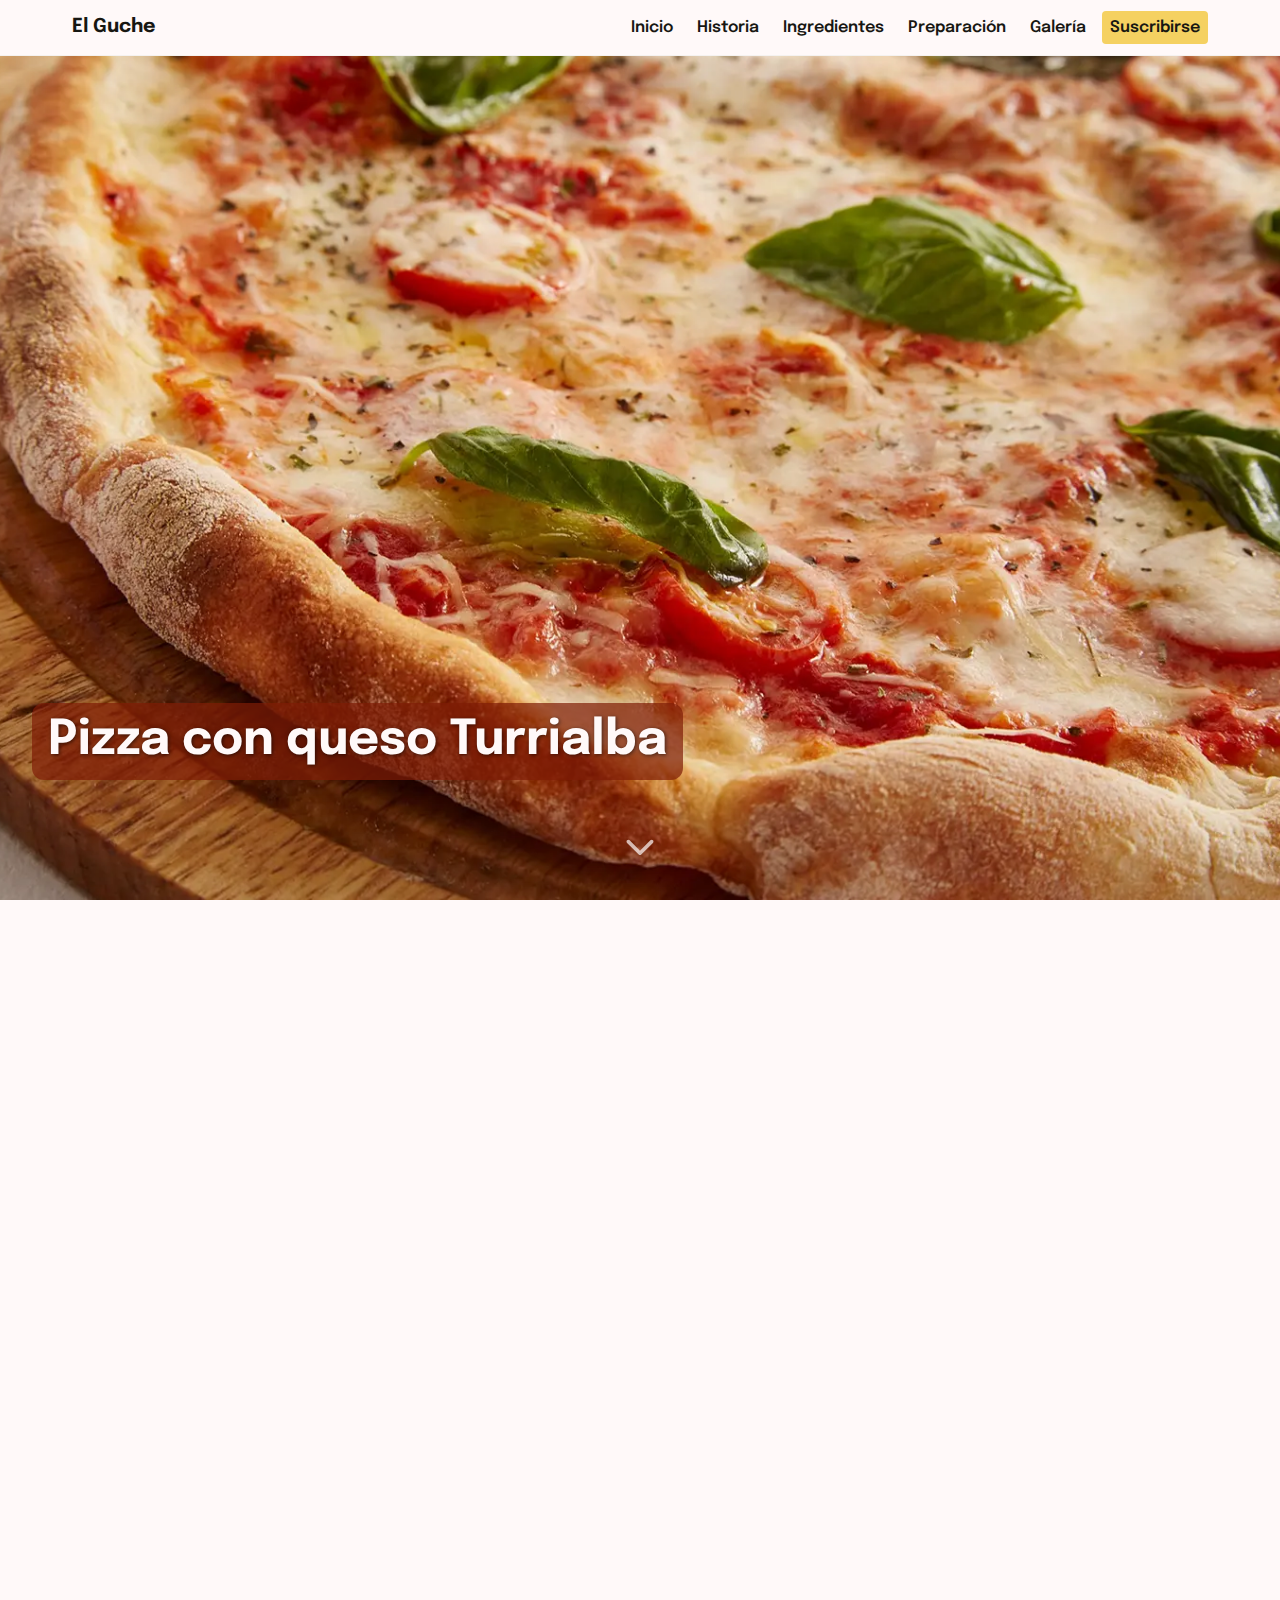
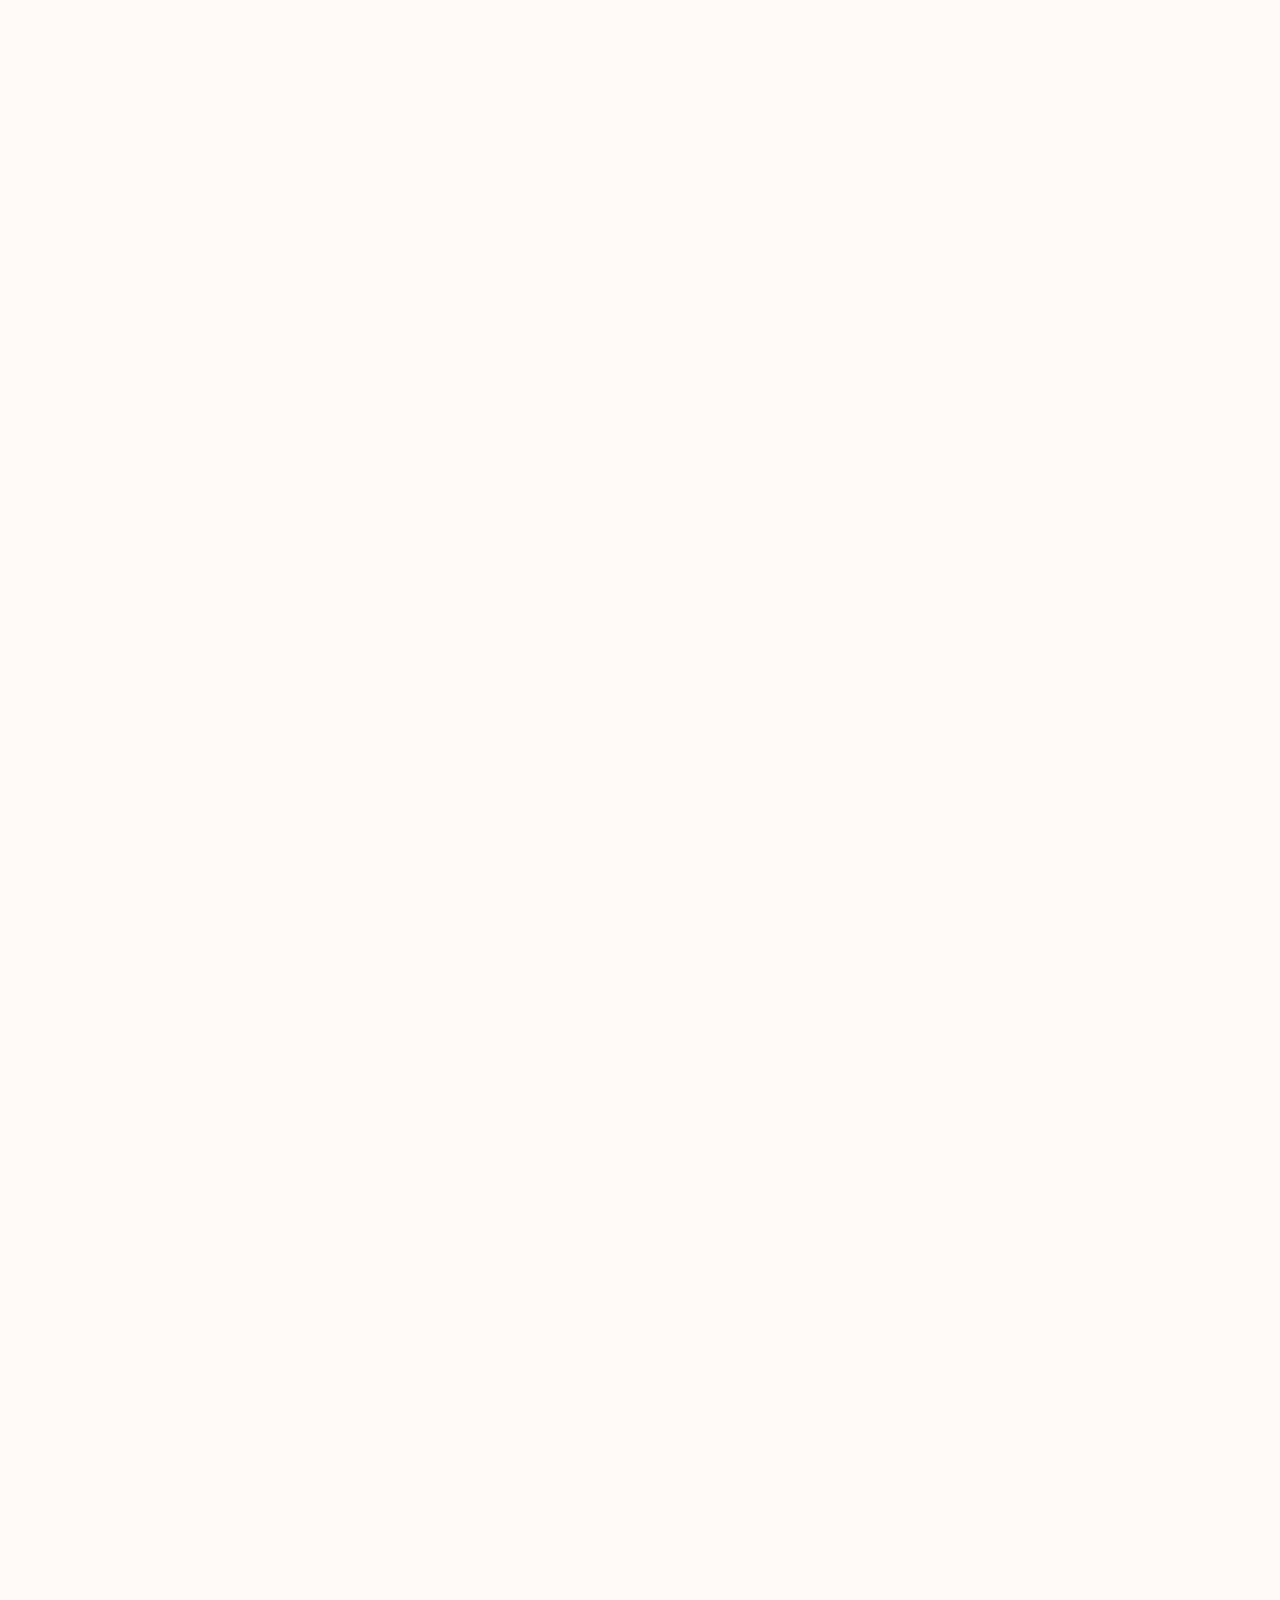
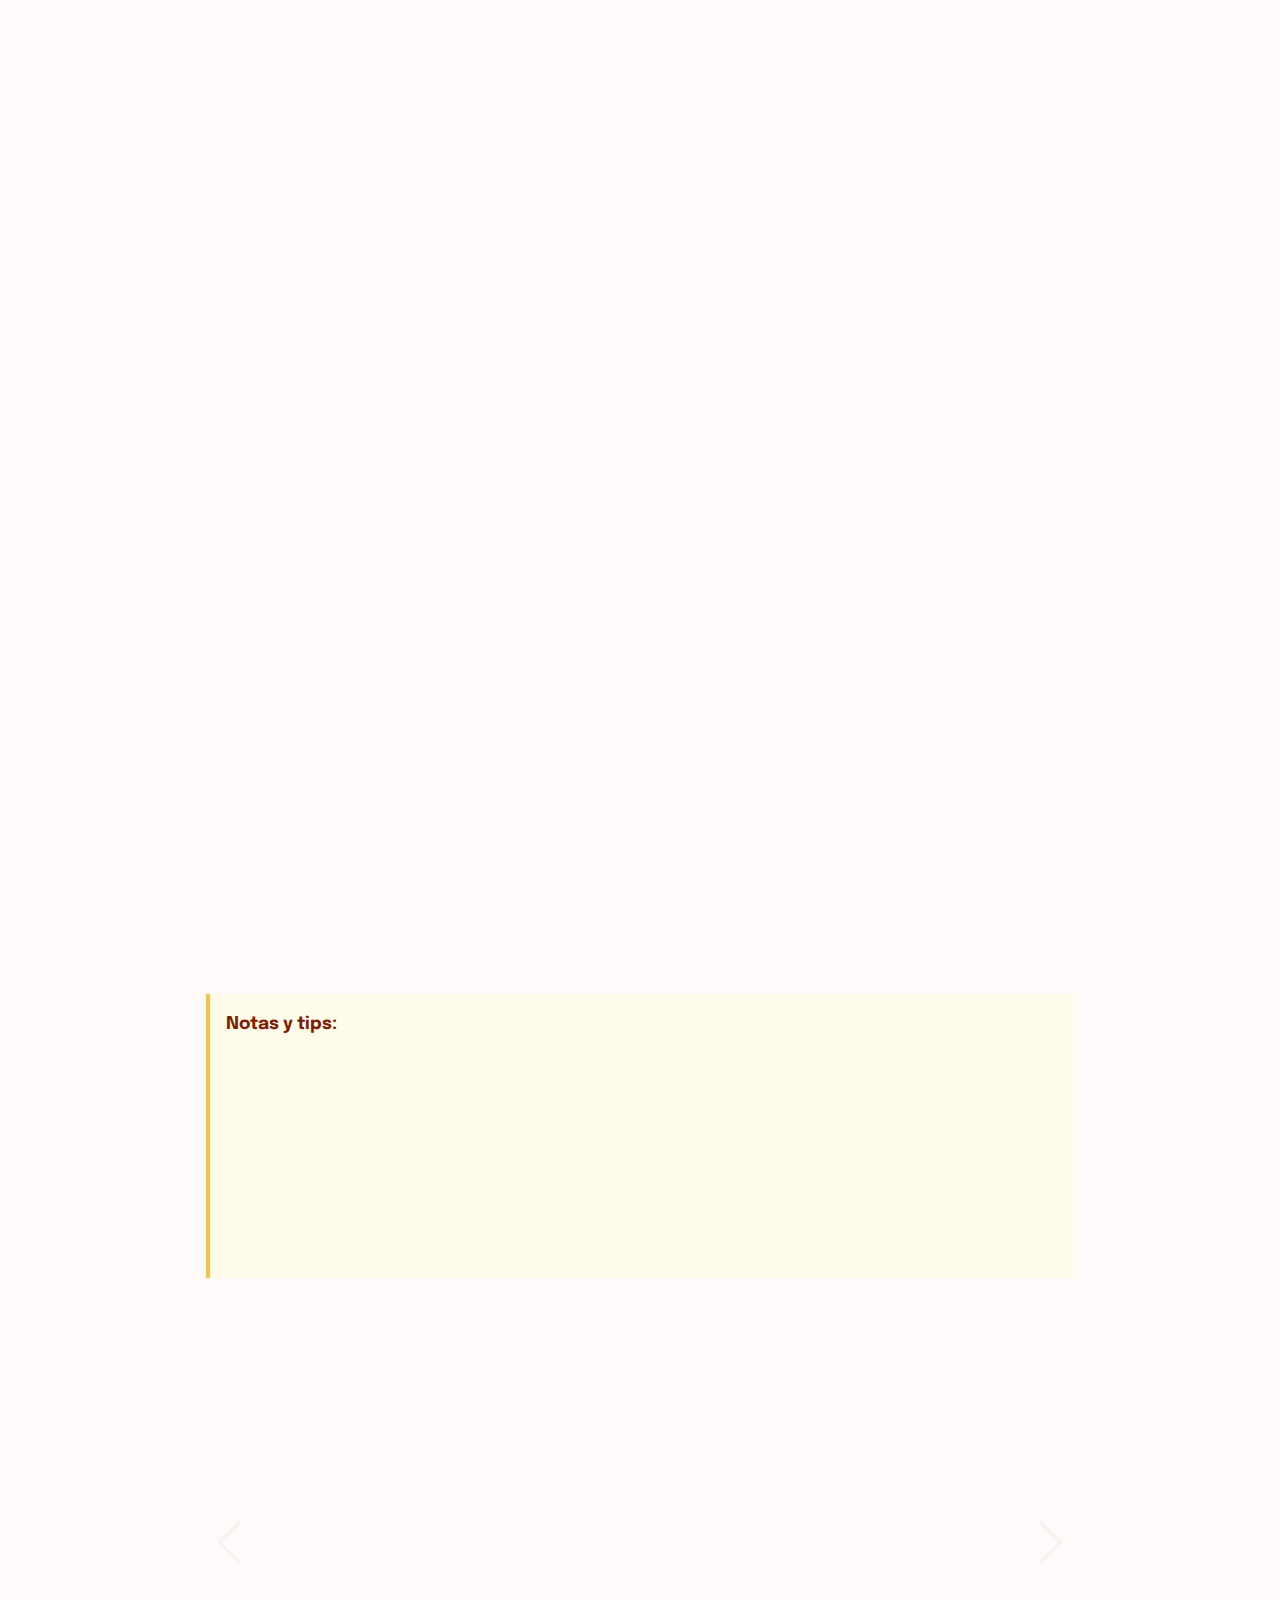
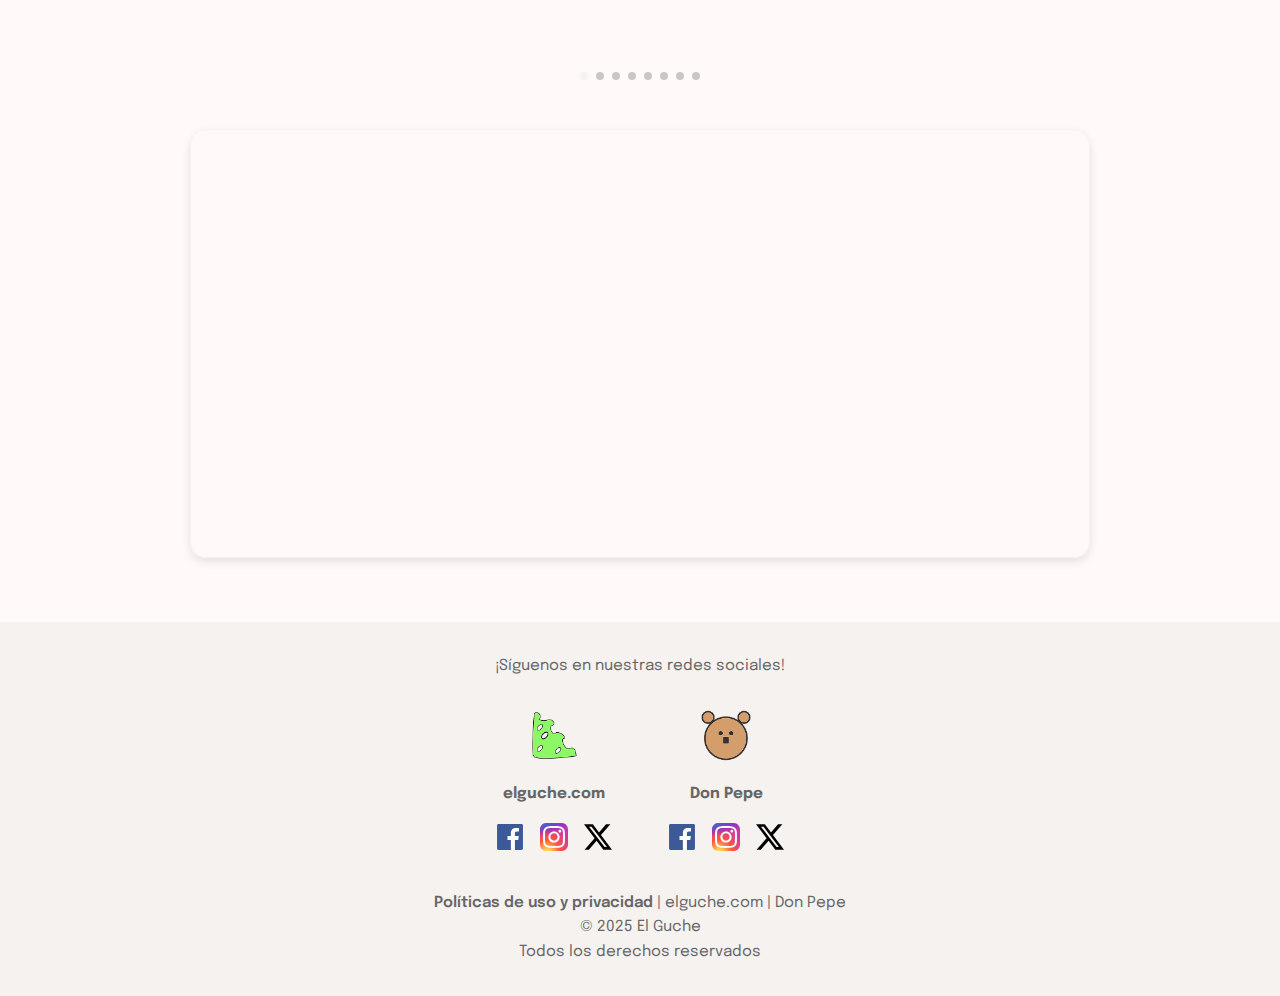
<file: index.html>
<!DOCTYPE html>
<html lang="es">

<head>
    <meta charset="UTF-8" />
    <meta name="viewport" content="width=device-width, initial-scale=1.0" />
    <title>Pizza con Queso Turrialba</title>
    <link rel="stylesheet" href="styles.css" />
    <script src="script.js"></script>
    <link rel="stylesheet" href="https://cdn.jsdelivr.net/npm/swiper@11/swiper-bundle.min.css" />
    <!-- Swiper JS -->
    <script src="https://cdn.jsdelivr.net/npm/swiper@11/swiper-bundle.min.js"></script>
    <link href="https://cdn.jsdelivr.net/npm/aos@2.3.4/dist/aos.css" rel="stylesheet" />
    <script src="https://cdn.jsdelivr.net/npm/aos@2.3.4/dist/aos.js"></script>
    <link rel="icon" href="./assets/icons/elguche.png" type="image/x-icon" />
</head>

<body>
    <header class="navbar">
        <div class="navbar-container">
            <div class="logo">El Guche</div>
            <button class="menu-toggle" aria-label="Abrir menú">&#9776;</button>
            <nav class="nav-links">
                <ul>
                    <li><a href="#intro" class="btn nav-link">Inicio</a></li>
                    <li><a href="#historia" class="btn nav-link">Historia</a></li>
                    <li><a href="#ingredientes" class="btn nav-link">Ingredientes</a></li>
                    <li><a href="#preparacion" class="btn">Preparación</a></li>
                    <li><a href="#galeria" class="btn">Galería</a></li>
                    <li><a href="#suscripcion" class="btn btn-suscribirse">Suscribirse</a></li>
                </ul>
            </nav>
        </div>

        <div class="mobile-menu oculto">
            <div class="logo">El Guche</div>
            <button class="menu-close" aria-label="Cerrar menú">&times;</button>
            <ul>
                <li><a href="#intro">Inicio</a></li>
                <li><a href="#historia">Historia</a></li>
                <li><a href="#ingredientes">Ingredientes</a></li>
                <li><a href="#preparacion">Preparación</a></li>
                <li><a href="#galeria">Galería</a></li>
                <li><a href="#suscripcion" class="btn-suscribirse">Suscribirse</a></li>
                <li><a href="#footer">Contacto</a></li>
            </ul>
        </div>
    </header>

    <section class="hero" id="intro">
        <div class="hero-image">
            <img src="./assets/img/img-intro-pizza-artesanal.webp"
                alt="Pizza con Queso Turrialba apetecible visualmente sobre una mesa de madera">
            <div class="hero-content">
                <h1 data-aos="fade-down">Pizza con queso Turrialba</h1>
                <p data-aos="fade-right">Receta de pizza artesanal con sabor Turrialbeño</p>
            </div>
            <div class="scroll-down">
                <img src="./assets/icons/scroll-down.svg"
                    alt="Flecha en forma de V indicando desplazarse hacia abajo o hacer scroll" />
            </div>
        </div>
    </section>

    <section class="section historia" id="historia">
        <h2>Historia</h2>
        <div class="historia-content">
            <div class="historia-texto">
                <p>La pizza es uno de los platos más populares del mundo, originaria de Italia y adoptada con amor en
                    cada
                    rincón del planeta. En esta versión costarricense, le damos un giro local utilizando el queso
                    Turrialba, un
                    producto tradicional de la región de Cartago, famoso por su sabor ahumado y su textura suave.</p>
                <p>El queso Turrialba fue elaborado por primera vez en la zona alta de Turrialba por familias lecheras
                    que
                    mezclaron técnicas europeas con el sabor propio de la leche de altura. Hoy, es símbolo de tradición
                    y
                    orgullo costarricense.</p>
            </div>
            <div class="historia-image">
                <img src="./assets/img/queso-turrialba-historia.webp" alt="Fotografía del queso Turrialba">
            </div>
        </div>
    </section>

    <section class="section ingredientes" id="ingredientes">
        <h2>Ingredientes</h2>

        <!-- MASA -->
        <div class="ingrediente-grupo">
            <h3>Masa para pizza:</h3>
            <div class="ingredientes-grid">
                <div class="ingrediente">
                    <img src="./assets/img/harina.webp" alt="Harina de trigo en un saco">
                    <p>3 tazas de harina de trigo</p>
                </div>
                <div class="ingrediente">
                    <img src="./assets/img/sal.jpg" alt="Salero con sal sobre una mesa de madera">
                    <p>1 cucharadita de sal</p>
                </div>
                <div class="ingrediente">
                    <img src="./assets/img/levadura.webp"
                        alt="Levadura seca en un recipiente junto a una cuchara con levadura">
                    <p>1 cucharada de levadura seca</p>
                </div>
                <div class="ingrediente">
                    <img src="./assets/img/aceite-de-oliva.webp" alt="Aceite de oliva siendo vertido en una cuchara">
                    <p>2 cucharadas de aceite de oliva</p>
                </div>
                <div class="ingrediente">
                    <img src="./assets/img/agua.jpg" alt="Agua en un recipiente de vidrio">
                    <p>1.2 tazas de agua</p>
                </div>
            </div>
        </div>

        <!-- SALSA -->
        <div class="ingrediente-grupo">
            <h3>Salsa:</h3>
            <div class="ingredientes-grid">
                <div class="ingrediente">
                    <img src="./assets/img/tomates.webp" alt="Tomates maduros">
                    <p>5 tomates grandes maduros</p>
                </div>
                <div class="ingrediente">
                    <img src="./assets/img/diente-ajo.webp"
                        alt="Dientes de ajo en recipiente blanco y 4 cabezas de ajo">
                    <p>1 cabeza de ajos</p>
                </div>
                <div class="ingrediente">
                    <img src="./assets/img/oregano.webp" alt="Orégano seco junto a hojas de orégano fresco">
                    <p>1 cucharadita de orégano seco</p>
                </div>
                <div class="ingrediente">
                    <img src="./assets/img/media-cebolla.webp" alt="Cebolla cortada a la mitad sobre un fondo blanco">
                    <p>Media cebolla</p>
                </div>
                <div class="ingrediente">
                    <img src="./assets/img/apio.jpg" alt="Varios tallos de apio sobre un fondo blanco">
                    <p>1 ramita de apio</p>
                </div>
                <div class="ingrediente">
                    <img src="./assets/img/culantro.webp" alt="Ramo de culantro sobre una mesa de madera">
                    <p>1 ramito de culantro</p>
                </div>
                <div class="ingrediente">
                    <img src="./assets/img/albahaca.webp" alt="Hojas de albahaca frescas sobre una mesa de madera">
                    <p>4 hojas de albahaca</p>
                </div>
                <div class="ingrediente">
                    <img src="./assets/img/sal-pimienta.jpg"
                        alt="Sal y pimienta regadas debajo de un salero y un pimentero de madera">
                    <p>Sal y pimienta al gusto</p>
                </div>
                <div class="ingrediente">
                    <img src="./assets/img/azucar.webp"
                        alt="Azúcar siendo vertida de una cuchara a un puñado de azúcar">
                    <p>Media cucharadita de azúcar</p>
                </div>
            </div>
        </div>

        <!-- TOPPINGS -->
        <div class="ingrediente-grupo">
            <h3>Toppings:</h3>
            <div class="ingredientes-grid">
                <div class="ingrediente">
                    <img src="./assets/img/queso-turrialba.webp"
                        alt="Rodaja grande de Queso Turrialba con un trozo triangular cortado sobre una tabla de madera">
                    <p>200 g de queso Turrialba (rallado o desmenuzado)</p>
                </div>
                <div class="ingrediente">
                    <img src="./assets/img/tomate-rodajas.webp" alt="Tomate en rodajas sobre un plato blanco">
                    <p>Tomate fresco en rodajas</p>
                </div>
                <div class="ingrediente">
                    <img src="./assets/img/cebolla-morada.webp" alt="Cebolla morada en corte tipo juliana">
                    <p>Cebolla morada en juliana</p>
                </div>
                <div class="ingrediente">
                    <img src="./assets/img/chile-en-juliana.webp"
                        alt="Chile dulce en corte tipo juliana sobre una tabla de madera">
                    <p>Chile dulce en julianas</p>
                </div>
                <div class="ingrediente">
                    <img src="./assets/img/carnes-pizza.webp"
                        alt="Plato blanco con finas rodajas de embutidos y carnes colocados en círculo">
                    <p>Proteína (Embutidos o carne precocida)</p>
                </div>
                <div class="ingrediente">
                    <img src="./assets/img/queso-mozarrella.jpg" alt="Queso mozzarella cortado en rodajas gruesas">
                    <p>Queso mozzarella o queso para derretir (opcional)</p>
                </div>
                <div class="ingrediente">
                    <img src="./assets/img/sal-pimienta.jpg"
                        alt="Sal y pimienta regadas debajo de un salero y un pimentero de madera">
                    <p>Sal y pimienta al gusto</p>
                </div>
                <div class="ingrediente">
                    <img src="./assets/img/albahaca.webp" alt="Hojas de albahaca frescas sobre una mesa de madera">
                    <p>Hojas de albahaca o espinaca</p>
                </div>
                <div class="ingrediente">
                    <img src="./assets/img/aceite-de-oliva.webp" alt="Aceite de oliva siendo vertido en una cuchara">
                    <p>Un chorrito de aceite de oliva para rociar (opcional)</p>
                </div>
                <div class="ingrediente">
                    <img src="./assets/img/toppings.webp"
                        alt="Mesa de madera con varios ingredientes para pizza en recipientes (aceitunas, champiñones, queso, etc.)">
                    <p>Opcional: berenjena precocida, aceitunas, brócoli, champiñones, ...</p>
                </div>
            </div>
        </div>
    </section>



    <section class="section preparacion" id="preparacion">
        <h2>Preparación</h2>

        <!-- Paso 1 -->
        <div class="paso">
            <h3>Paso 1: Preparar la masa</h3>
            <ol>
                <li data-aos="fade-up">Añadir la harina, el agua, la sal y la levadura. Amasar hasta obtener una masa
                    suave.</li>
                <li data-aos="fade-up">Dejar reposar tapada en un recipiente en el refrigerador durante 12 horas
                    preferiblemente (Mínimo 6
                    horas).</li>
                <li data-aos="fade-up">Sacar del refrigerador, dividir la masa o dejar entera según el tamaño del molde
                    o el grosor
                    deseado.</li>
                <li data-aos="fade-up">Reposar nuevamente la masa tapada a temperatura ambiente hasta que duplique su
                    tamaño (1-2 horas).
                </li>
            </ol>
            <div class="paso-imagenes">
                <img src="./assets/img/paso1.1-mezcla.webp"
                    alt="Bowl con ingredientes de la masa (Harina, agua, sal, levadura)">
                <img src="./assets/img/paso1.2-refri.jpg"
                    alt="Masa dentro de un recipiente cerrado reposando en el refrigerador">
                <img src="./assets/img/paso1.3-reposo.webp"
                    alt="Masa fermentada reposando a temperatura ambiente en un recipiente tapado por un paño">
            </div>
        </div>

        <!-- Paso 2 -->
        <div class="paso">
            <h3>Paso 2: Hacer la salsa</h3>
            <ol>
                <li>Licua los tomates, apio, culantro y albahaca con un poco de agua.</li>
                <li>Sofríe a fuego medio el ajo y la cebolla en aceite de oliva.</li>
                <li>Añade el licuado, orégano, sal, pimienta y azúcar. Cocina hasta espesar.
                </li>
            </ol>
            <div class="paso-imagenes">
                <img src="./assets/img/paso2.1-freir.jpg" alt="Sartén con ajo y cebolla sofriendo en aceite de oliva">
                <img src="./assets/img/paso2.2-salsa.webp"
                    alt="Pasta de tomate en una olla metálica con una cuchara junto a un recipiente con pasta de tomate">
            </div>
        </div>

        <!-- Paso 3 -->
        <div class="paso">
            <div class="historia-content">
                <div class="historia-texto">
                    <h3>Paso 3: Montar la pizza</h3>
                    <ol>
                        <li>Precalentar el horno a 220°C o al máximo.</li>
                        <li> Sobre una superficie lisa con harina extender suavemente la masa
                            con ayuda
                            de los dedos hasta estirarla (no usar rodillo).</li>
                        <li>Extender la masa con los dedos sobre una bandeja engrasada con
                            aceite de oliva.</li>
                        <li>Cubrir con la salsa, el queso Turrialba y los toppings deseados,
                            dejando la carne en la
                            parte superior de la pizza. Rociar con aceite de oliva.</li>
                    </ol>
                </div>
                <div class="paso-imagenes">
                    <img data-aos="zoom-in" data-aos-duration="3000" src="./assets/img/paso3-masa-de-pizza-casera.jpeg"
                        alt="Mosaico de imágenes que muestra los pasos de la preparación de la pizza (amasado, estirado de la masa, colocación de la salsa y los ingredientes)">
                </div>
            </div>
        </div>

        <!-- Paso 4 -->
        <div class="paso">
            <h3>Paso 4: Hornear</h3>
            <ol>
                <li>Hornear a fuego alto por 12-15 minutos o hasta que los bordes estén dorados
                    y el queso burbujee.
                </li>
            </ol>
        </div>

        <!-- Notas -->
        <div class="notas">
            <h4>Notas y tips:</h4>
            <p>
                El largo reposo de la masa mejora la textura, el sabor y la digestión de la pizza gracias al
                proceso de fermentación. Si se usa el rodillo para estirar la masa, se pierde gran parte de estos
                beneficios.
            </p>
            <p>
                Si el horno no alcanza suficiente temperatura, precocina la masa hasta que se doren un poco los bordes
                antes de añadir la salsa y los toppings. De lo contrario la masa se diluirá al humedecerse con la salsa.
            </p>
            <p>
                Para hornos con calor desigual, alterna entre calor superior e inferior para lograr cocción pareja sin
                quemar, cocina mayormente con la parte inferior del horno.
            </p>
        </div>
    </section>


    <section class="section galeria" id="galeria">
        <h2>Galería</h2>

        <div class="swiper galeria-swiper">
            <div class="swiper-wrapper">
                <div class="swiper-slide"><img src="./assets/img/img-intro-pizza-artesanal.webp"
                        alt="Pizza con Queso Turrialba apetecible visualmente sobre una mesa de madera" /></div>
                <div class="swiper-slide"><img src="./assets/img/paso1.1-mezcla.webp"
                        alt="Bowl con ingredientes de la masa (Harina, agua, sal, levadura)"></div>
                <div class="swiper-slide"><img src="./assets/img/paso1.2-refri.jpg"
                        alt="Masa dentro de un recipiente cerrado reposando en el refrigerador"></div>
                <div class="swiper-slide"><img src="./assets/img/paso1.3-reposo.webp"
                        alt="Masa fermentada reposando a temperatura ambiente en un recipiente tapado por un paño">
                </div>
                <div class="swiper-slide"><img src="./assets/img/paso2.1-freir.jpg"
                        alt="Sartén con ajo y cebolla sofriendo en aceite de oliva">
                </div>
                <div class="swiper-slide"><img src="./assets/img/paso2.2-salsa.webp"
                        alt="Pasta de tomate en una olla metálica con una cuchara junto a un recipiente con pasta de tomate">
                </div>
                <div class="swiper-slide"><img src="./assets/img/paso3-masa-de-pizza-casera.jpeg"
                        alt="Mosaico de imágenes que muestra los pasos de la preparación de la pizza (amasado, estirado de la masa, colocación de la salsa y los ingredientes)">
                </div>
                <div class="swiper-slide"><img src="./assets/img/pizza-propia.webp"
                        alt="Foto de pizza casera de jamón y queso, con bordes crujientes" /></div>
            </div>


            <!-- Paginación -->
            <div class="swiper-pagination swiper-button"></div>

            <!-- Flechas-->
            <div class="swiper-button-prev swiper-button"></div>
            <div class="swiper-button-next swiper-button"></div>
        </div>
    </section>


    <section class="section suscripcion" id="suscripcion">
        <h2>¿Quieres más recetas?</h2>
        <p>Suscríbete a nuestro newsletter para recibir las últimas recetas</p>
        <form id="form-newsletter">
            <label for="nombre" data-aos="fade-up">Nombre completo:</label>
            <input type="text" id="nombre" placeholder="Nombre completo" required data-aos="fade-up" />

            <label for="correo" data-aos="fade-up">Correo electrónico:</label>
            <input type="email" id="correo" placeholder="Correo electrónico" required data-aos="fade-up" />

            <label data-aos="fade-up"><input type="checkbox" id="acepto" required /> He leído y acepto las políticas de
                uso y privacidad.</label>

            <button type="submit" data-aos="fade-up" id="btn-cta">Suscribirse</button>
        </form>
    </section>

    <footer id="footer">
        <p>¡Síguenos en nuestras redes sociales!</p>

        <div class="footer-social">
            <div class="social-block">
                <a href="https://elguche.com" target="_blank"><img src="./assets/icons/elguche.png" alt="El Guche logo"
                        class="brand-icon" /></a>
                <p>elguche.com</p>
                <div class="social-icons">
                    <a href="https://facebook.com" target="_blank"><img src="./assets/icons/devicon_facebook.svg"
                            alt="Facebook" /></a>
                    <a href="https://instagram.com" target="_blank"><img src="./assets/icons/skill-icons_instagram.svg"
                            alt="Instagram" /></a>
                    <a href="https://x.com/"><img src="./assets/icons/prime_twitter.svg" alt="X" /></a>
                </div>
            </div>

            <div class="social-block">
                <a href="https://don-pepe.com" target="_blank"><img src="./assets/icons/don-pepe.png"
                        alt="Don Pepe logo" class="brand-icon" /></a>
                <p>Don Pepe</p>
                <div class="social-icons">
                    <a href="https://facebook.com" target="_blank"><img src="./assets/icons/devicon_facebook.svg"
                            alt="Facebook" /></a>
                    <a href="https://instagram.com" target="_blank"><img src="./assets/icons/skill-icons_instagram.svg"
                            alt="Instagram" /></a>
                    <a href="#"><img src="./assets/icons/prime_twitter.svg" alt="X" /></a>
                </div>
            </div>
        </div>

        <p><a href="politicas.html">Políticas de uso y privacidad</a> | elguche.com | Don Pepe</p>
        <p>© 2025 El Guche<br>Todos los derechos reservados</p>
    </footer>


    <!-- Modal de registro exitoso -->
    <div id="registroModal" class="modal-overlay oculto">
        <div class="modal-content">
            <div class="icono-check">&#10004;</div>
            <h2>Registro exitoso</h2>
            <p>Recibirás una notificación en tu correo</p>
        </div>
    </div>

</body>

</html>
</file>
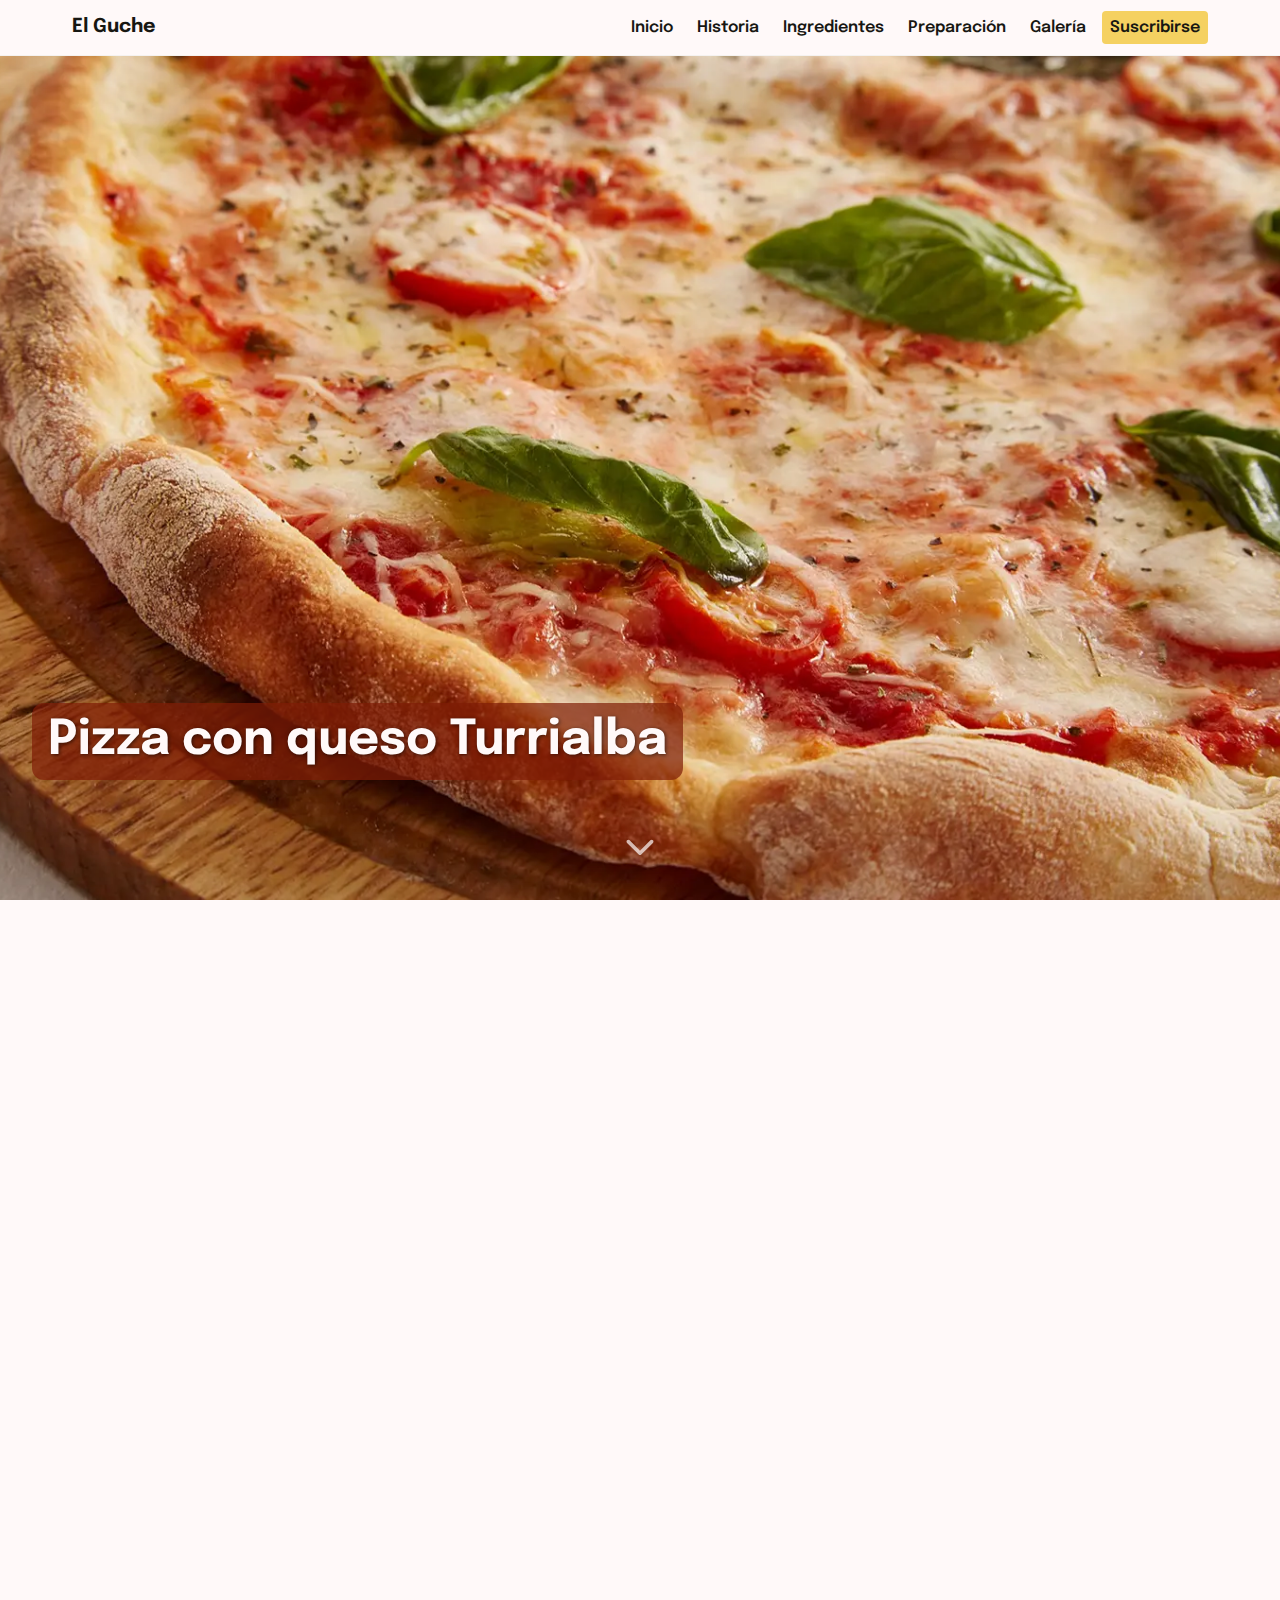
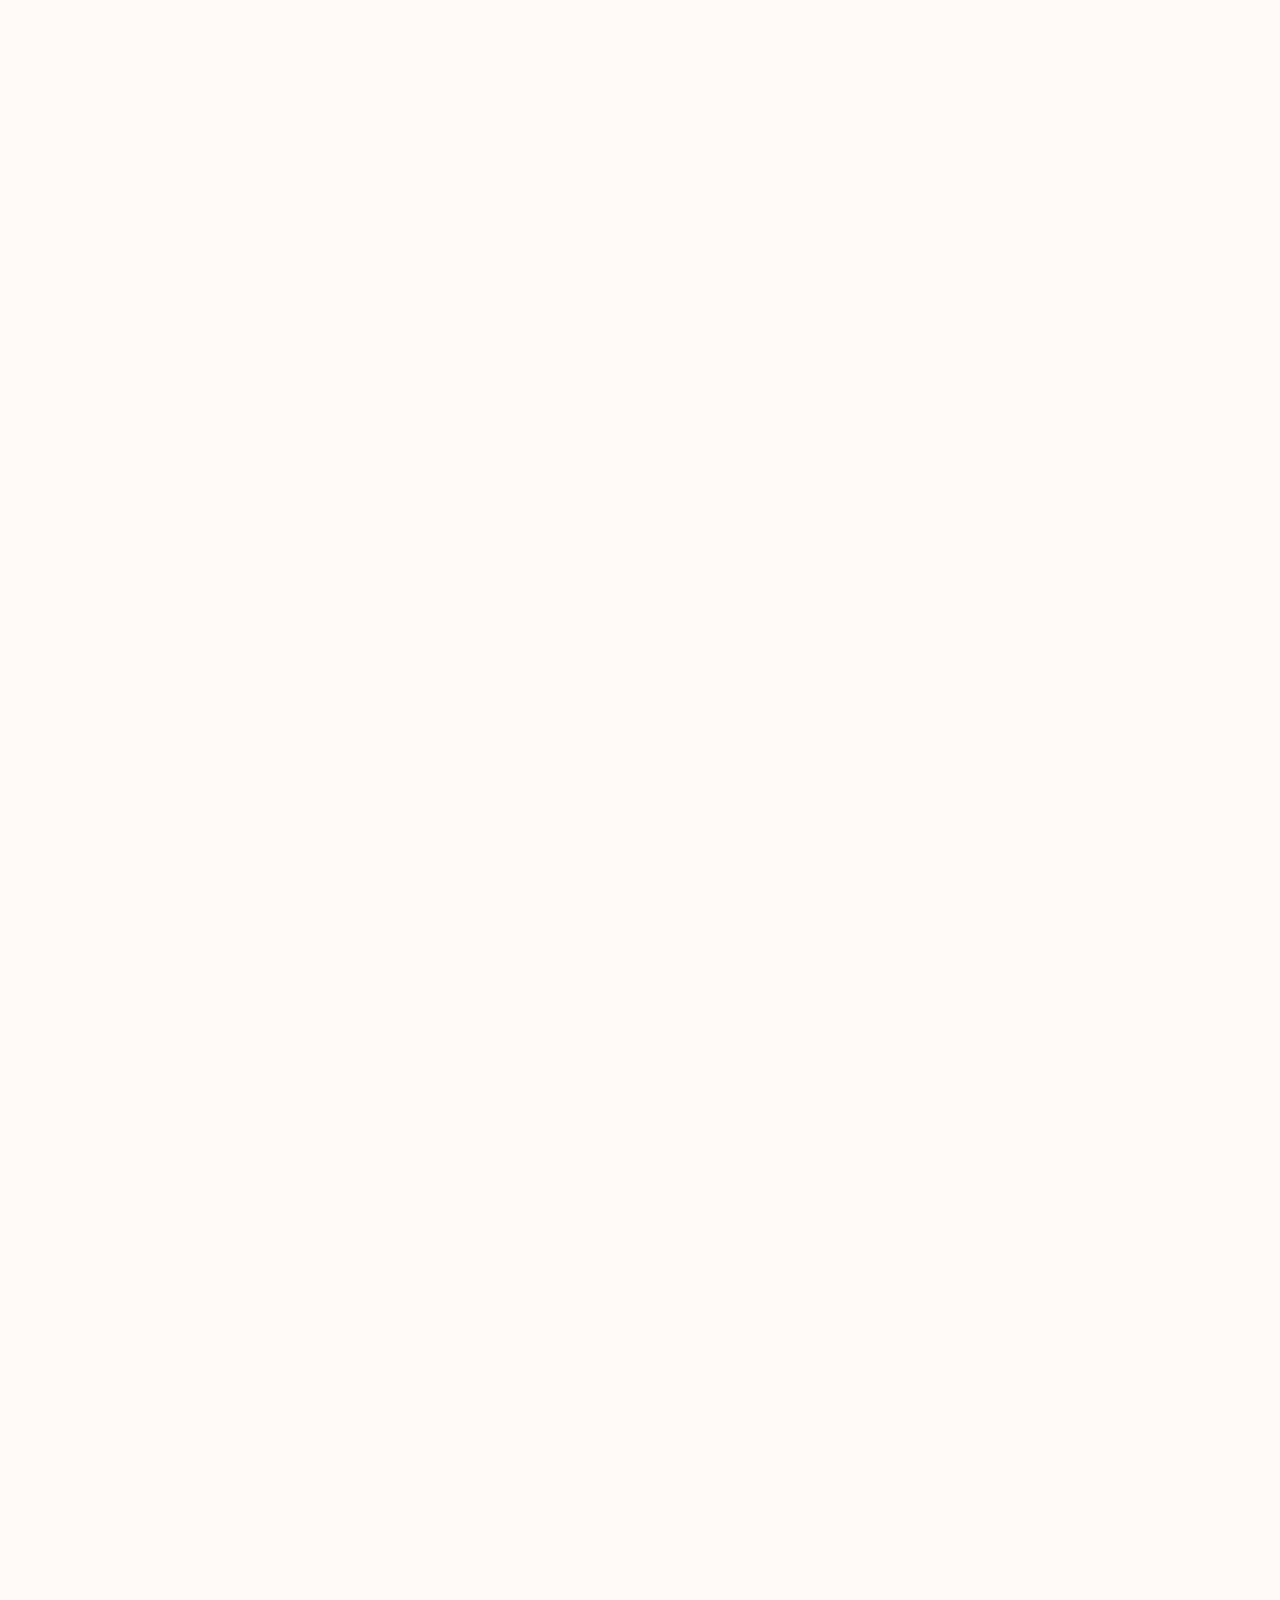
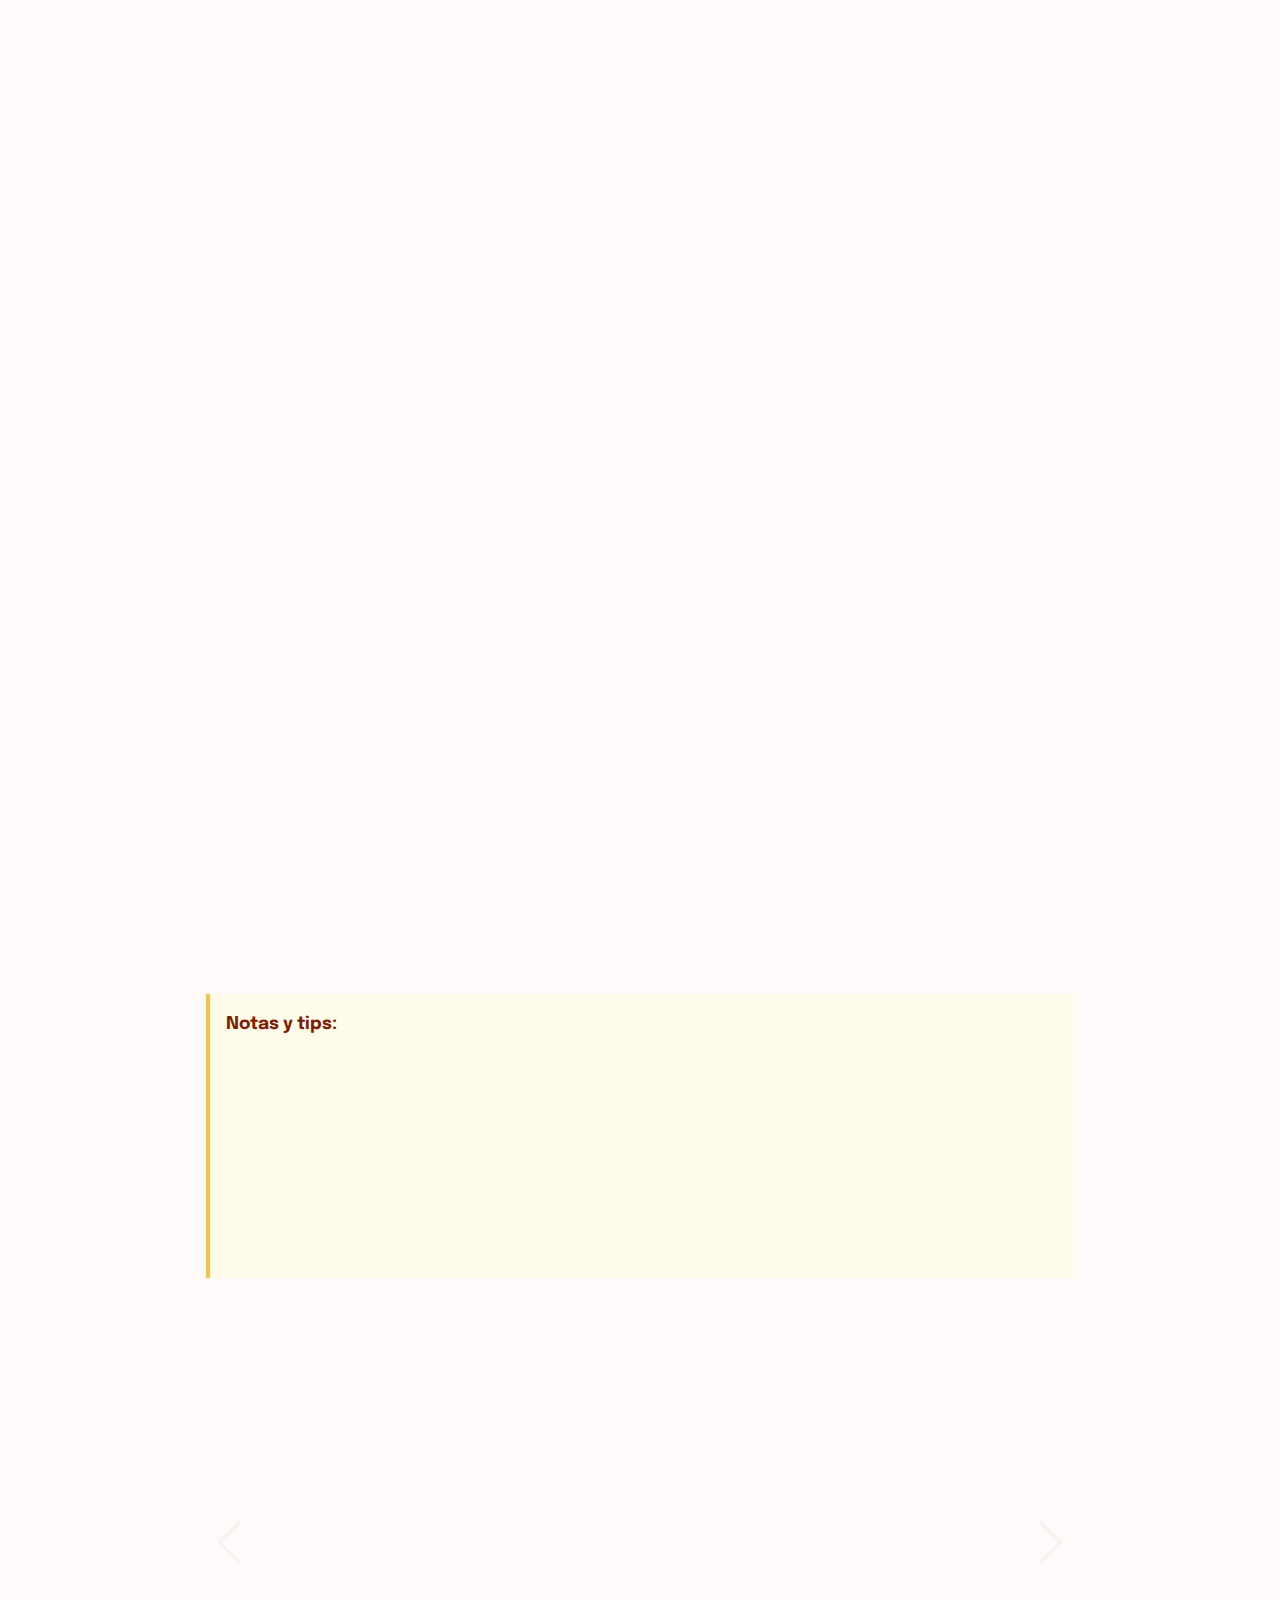
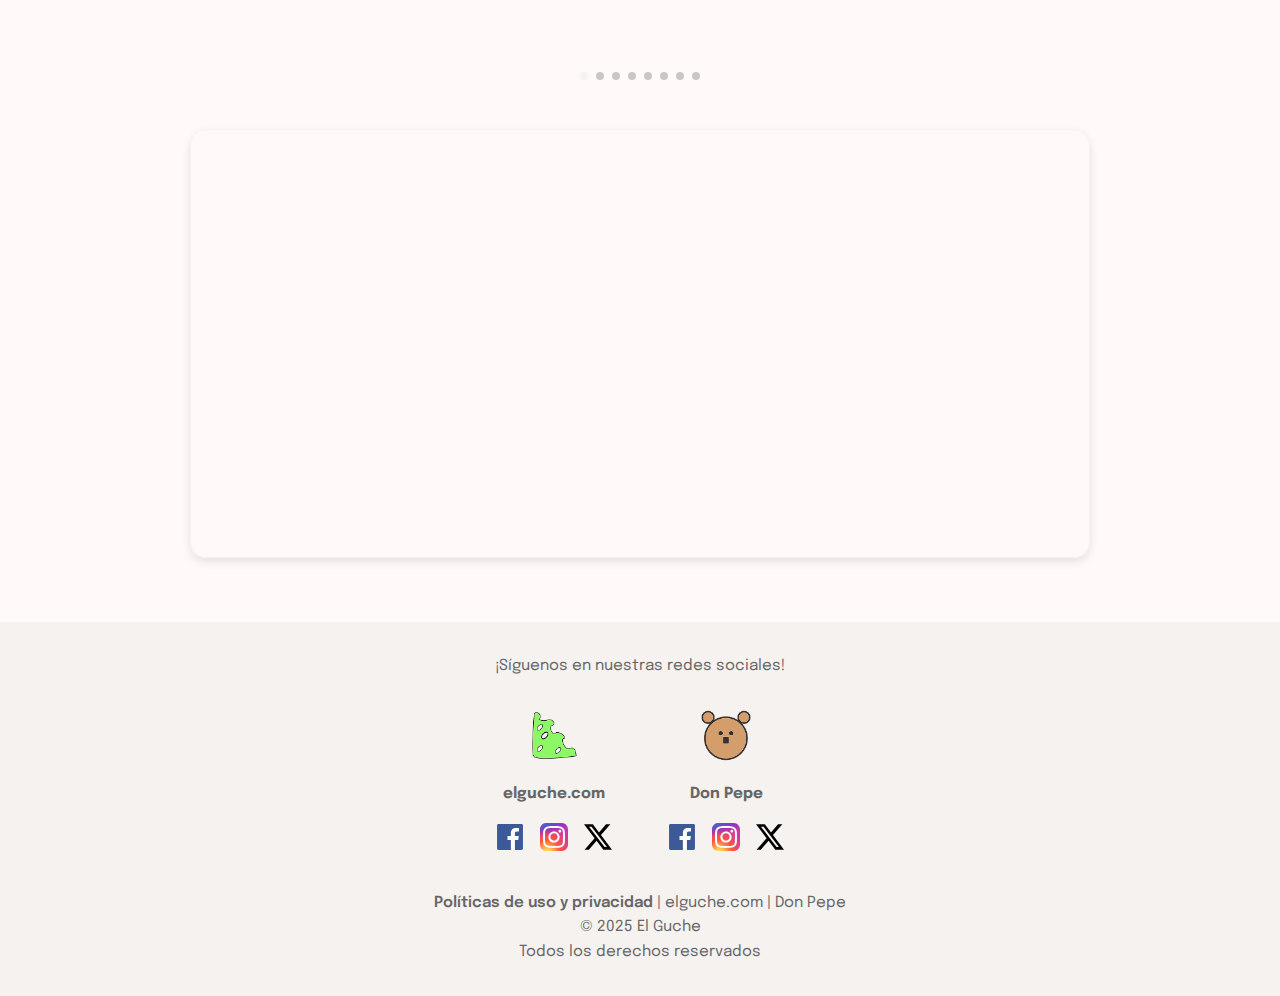
<file: Landing Page Proyecto Gastronómico Turrialba/index.html>
<!DOCTYPE html>
<html lang="es">

<head>
    <meta charset="UTF-8" />
    <meta name="viewport" content="width=device-width, initial-scale=1.0" />
    <title>Pizza con Queso Turrialba</title>
    <link rel="stylesheet" href="styles.css" />
    <script src="script.js"></script>
    <link rel="stylesheet" href="https://cdn.jsdelivr.net/npm/swiper@11/swiper-bundle.min.css" />
    <!-- Swiper JS -->
    <script src="https://cdn.jsdelivr.net/npm/swiper@11/swiper-bundle.min.js"></script>
    <link href="https://cdn.jsdelivr.net/npm/aos@2.3.4/dist/aos.css" rel="stylesheet" />
    <script src="https://cdn.jsdelivr.net/npm/aos@2.3.4/dist/aos.js"></script>
    <link rel="icon" href="/assets/icons/elguche.png" type="image/x-icon" />
</head>

<body>
    <header class="navbar">
        <div class="navbar-container">
            <div class="logo">El Guche</div>
            <button class="menu-toggle" aria-label="Abrir menú">&#9776;</button>
            <nav class="nav-links">
                <ul>
                    <li><a href="#intro" class="btn nav-link">Inicio</a></li>
                    <li><a href="#historia" class="btn nav-link">Historia</a></li>
                    <li><a href="#ingredientes" class="btn nav-link">Ingredientes</a></li>
                    <li><a href="#preparacion" class="btn">Preparación</a></li>
                    <li><a href="#galeria" class="btn">Galería</a></li>
                    <li><a href="#suscripcion" class="btn btn-suscribirse">Suscribirse</a></li>
                </ul>
            </nav>
        </div>

        <div class="mobile-menu oculto">
            <div class="logo">El Guche</div>
            <button class="menu-close" aria-label="Cerrar menú">&times;</button>
            <ul>
                <li><a href="#intro">Inicio</a></li>
                <li><a href="#historia">Historia</a></li>
                <li><a href="#ingredientes">Ingredientes</a></li>
                <li><a href="#preparacion">Preparación</a></li>
                <li><a href="#galeria">Galería</a></li>
                <li><a href="#suscripcion" class="btn-suscribirse">Suscribirse</a></li>
                <li><a href="#footer">Contacto</a></li>
            </ul>
        </div>
    </header>

    <section class="hero" id="intro">
        <div class="hero-image">
            <img src="/assets/img/img-intro-pizza-artesanal.webp"
                alt="Pizza con Queso Turrialba apetecible visualmente sobre una mesa de madera">
            <div class="hero-content">
                <h1 data-aos="fade-down">Pizza con queso Turrialba</h1>
                <p data-aos="fade-right">Receta de pizza artesanal con sabor Turrialbeño</p>
            </div>
            <div class="scroll-down">
                <img src="/assets/icons/scroll-down.svg"
                    alt="Flecha en forma de V indicando desplazarse hacia abajo o hacer scroll" />
            </div>
        </div>
    </section>

    <section class="section historia" id="historia">
        <h2>Historia</h2>
        <div class="historia-content">
            <div class="historia-texto">
                <p>La pizza es uno de los platos más populares del mundo, originaria de Italia y adoptada con amor en
                    cada
                    rincón del planeta. En esta versión costarricense, le damos un giro local utilizando el queso
                    Turrialba, un
                    producto tradicional de la región de Cartago, famoso por su sabor ahumado y su textura suave.</p>
                <p>El queso Turrialba fue elaborado por primera vez en la zona alta de Turrialba por familias lecheras
                    que
                    mezclaron técnicas europeas con el sabor propio de la leche de altura. Hoy, es símbolo de tradición
                    y
                    orgullo costarricense.</p>
            </div>
            <div class="historia-image">
                <img src="/assets/img/queso-turrialba-historia.webp" alt="Fotografía del queso Turrialba">
            </div>
        </div>
    </section>

    <section class="section ingredientes" id="ingredientes">
        <h2>Ingredientes</h2>

        <!-- MASA -->
        <div class="ingrediente-grupo">
            <h3>Masa para pizza:</h3>
            <div class="ingredientes-grid">
                <div class="ingrediente">
                    <img src="/assets/img/harina.webp" alt="Harina de trigo en un saco">
                    <p>3 tazas de harina de trigo</p>
                </div>
                <div class="ingrediente">
                    <img src="/assets/img/sal.jpg" alt="Salero con sal sobre una mesa de madera">
                    <p>1 cucharadita de sal</p>
                </div>
                <div class="ingrediente">
                    <img src="/assets/img/levadura.webp"
                        alt="Levadura seca en un recipiente junto a una cuchara con levadura">
                    <p>1 cucharada de levadura seca</p>
                </div>
                <div class="ingrediente">
                    <img src="/assets/img/aceite-de-oliva.webp" alt="Aceite de oliva siendo vertido en una cuchara">
                    <p>2 cucharadas de aceite de oliva</p>
                </div>
                <div class="ingrediente">
                    <img src="/assets/img/agua.jpg" alt="Agua en un recipiente de vidrio">
                    <p>1.2 tazas de agua</p>
                </div>
            </div>
        </div>

        <!-- SALSA -->
        <div class="ingrediente-grupo">
            <h3>Salsa:</h3>
            <div class="ingredientes-grid">
                <div class="ingrediente">
                    <img src="/assets/img/tomates.webp" alt="Tomates maduros">
                    <p>5 tomates grandes maduros</p>
                </div>
                <div class="ingrediente">
                    <img src="/assets/img/diente-ajo.webp" alt="Dientes de ajo en recipiente blanco y 4 cabezas de ajo">
                    <p>1 cabeza de ajos</p>
                </div>
                <div class="ingrediente">
                    <img src="/assets/img/oregano.webp" alt="Orégano seco junto a hojas de orégano fresco">
                    <p>1 cucharadita de orégano seco</p>
                </div>
                <div class="ingrediente">
                    <img src="/assets/img/media-cebolla.webp" alt="Cebolla cortada a la mitad sobre un fondo blanco">
                    <p>Media cebolla</p>
                </div>
                <div class="ingrediente">
                    <img src="/assets/img/apio.jpg" alt="Varios tallos de apio sobre un fondo blanco">
                    <p>1 ramita de apio</p>
                </div>
                <div class="ingrediente">
                    <img src="/assets/img/culantro.webp" alt="Ramo de culantro sobre una mesa de madera">
                    <p>1 ramito de culantro</p>
                </div>
                <div class="ingrediente">
                    <img src="/assets/img/albahaca.webp" alt="Hojas de albahaca frescas sobre una mesa de madera">
                    <p>4 hojas de albahaca</p>
                </div>
                <div class="ingrediente">
                    <img src="/assets/img/sal-pimienta.jpg"
                        alt="Sal y pimienta regadas debajo de un salero y un pimentero de madera">
                    <p>Sal y pimienta al gusto</p>
                </div>
            </div>
        </div>

        <!-- TOPPINGS -->
        <div class="ingrediente-grupo">
            <h3>Toppings:</h3>
            <div class="ingredientes-grid">
                <div class="ingrediente">
                    <img src="/assets/img/queso-turrialba.webp"
                        alt="Rodaja grande de Queso Turrialba con un trozo triangular cortado sobre una tabla de madera">
                    <p>200 g de queso Turrialba (rallado o desmenuzado)</p>
                </div>
                <div class="ingrediente">
                    <img src="/assets/img/tomate-rodajas.webp" alt="Tomate en rodajas sobre un plato blanco">
                    <p>Tomate fresco en rodajas</p>
                </div>
                <div class="ingrediente">
                    <img src="/assets/img/cebolla-morada.webp" alt="Cebolla morada en corte tipo juliana">
                    <p>Cebolla morada en juliana</p>
                </div>
                <div class="ingrediente">
                    <img src="/assets/img/chile-en-juliana.webp"
                        alt="Chile dulce en corte tipo juliana sobre una tabla de madera">
                    <p>Chile dulce en julianas</p>
                </div>
                <div class="ingrediente">
                    <img src="/assets/img/carnes-pizza.webp"
                        alt="Plato blanco con finas rodajas de embutidos y carnes colocados en círculo">
                    <p>Proteína (Embutidos o carne precocida)</p>
                </div>
                <div class="ingrediente">
                    <img src="/assets/img/queso-mozarrella.jpg" alt="Queso mozzarella cortado en rodajas gruesas">
                    <p>Queso mozzarella o queso para derretir (opcional)</p>
                </div>
                <div class="ingrediente">
                    <img src="/assets/img/sal-pimienta.jpg"
                        alt="Sal y pimienta regadas debajo de un salero y un pimentero de madera">
                    <p>Sal y pimienta al gusto</p>
                </div>
                <div class="ingrediente">
                    <img src="/assets/img/albahaca.webp" alt="Hojas de albahaca frescas sobre una mesa de madera">
                    <p>Hojas de albahaca o espinaca</p>
                </div>
                <div class="ingrediente">
                    <img src="/assets/img/aceite-de-oliva.webp" alt="Aceite de oliva siendo vertido en una cuchara">
                    <p>Un chorrito de aceite de oliva para rociar (opcional)</p>
                </div>
                <div class="ingrediente">
                    <img src="/assets/img/toppings.webp"
                        alt="Mesa de madera con varios ingredientes para pizza en recipientes (aceitunas, champiñones, queso, etc.)">
                    <p>Opcional: berenjena precocida, aceitunas, brócoli, champiñones, ...</p>
                </div>
            </div>
        </div>
    </section>



    <section class="section preparacion" id="preparacion">
        <h2>Preparación</h2>

        <!-- Paso 1 -->
        <div class="paso">
            <h3>Paso 1: Preparar la masa</h3>
            <ol>
                <li data-aos="fade-up">Añadir la harina, el agua, la sal y la levadura. Amasar hasta obtener una masa
                    suave.</li>
                <li data-aos="fade-up">Dejar reposar tapada en un recipiente en el refrigerador durante 12 horas
                    preferiblemente (Mínimo 6
                    horas).</li>
                <li data-aos="fade-up">Sacar del refrigerador, dividir la masa o dejar entera según el tamaño del molde
                    o el grosor
                    deseado.</li>
                <li data-aos="fade-up">Reposar nuevamente la masa tapada a temperatura ambiente hasta que duplique su
                    tamaño (1-2 horas).
                </li>
            </ol>
            <div class="paso-imagenes">
                <img src="/assets/img/paso1.1-mezcla.webp"
                    alt="Bowl con ingredientes de la masa (Harina, agua, sal, levadura)">
                <img src="/assets/img/paso1.2-refri.jpg"
                    alt="Masa dentro de un recipiente cerrado reposando en el refrigerador">
                <img src="/assets/img/paso1.3-reposo.webp"
                    alt="Masa fermentada reposando a temperatura ambiente en un recipiente tapado por un paño">
            </div>
        </div>

        <!-- Paso 2 -->
        <div class="paso">
            <h3>Paso 2: Hacer la salsa</h3>
            <ol>
                <li data-aos-duration="2000">Licua los tomates, apio, culantro y albahaca con un poco de agua.</li>
                <li data-aos-duration="2000">Sofríe a fuego medio el ajo y la cebolla en aceite de oliva.</li>
                <li data-aos-duration="2000">Añade el licuado, orégano, sal, pimienta y azúcar. Cocina hasta espesar.
                </li>
            </ol>
            <div class="paso-imagenes">
                <img data-aos-duration="2000" src="/assets/img/paso2.1-freir.jpg"
                    alt="Sartén con ajo y cebolla sofriendo en aceite de oliva">
                <img data-aos-duration="2000" src="/assets/img/paso2.2-salsa.webp"
                    alt="Pasta de tomate en una olla metálica con una cuchara junto a un recipiente con pasta de tomate">
            </div>
        </div>

        <!-- Paso 3 -->
        <div class="paso">
            <div class="historia-content">
                <div class="historia-texto">
                    <h3>Paso 3: Montar la pizza</h3>
                    <ol>
                        <li data-aos-duration="3000">Precalentar el horno a 220°C o al máximo.</li>
                        <li data-aos-duration="3000"> Sobre una superficie lisa con harina extender suavemente la masa
                            con ayuda
                            de los dedos hasta estirarla (no usar rodillo).</li>
                        <li data-aos-duration="3000">Extender la masa con los dedos sobre una bandeja engrasada con
                            aceite de oliva.</li>
                        <li data-aos-duration="3000">Cubrir con la salsa, el queso Turrialba y los toppings deseados,
                            dejando la carne en la
                            parte superior de la pizza. Rociar con aceite de oliva.</li>
                    </ol>
                </div>
                <div class="paso-imagenes">
                    <img data-aos="zoom-in" data-aos-duration="3000" src="/assets/img/paso3-masa-de-pizza-casera.jpeg"
                        alt="Mosaico de imágenes que muestra los pasos de la preparación de la pizza (amasado, estirado de la masa, colocación de la salsa y los ingredientes)">
                </div>
            </div>
        </div>

        <!-- Paso 4 -->
        <div class="paso">
            <h3>Paso 4: Hornear</h3>
            <ol>
                <li data-aos-duration="3000">Hornear a fuego alto por 12-15 minutos o hasta que los bordes estén dorados
                    y el queso burbujee.
                </li>
            </ol>
        </div>

        <!-- Notas -->
        <div class="notas">
            <h4 data-aos-duration="2000">Notas y tips:</h4>
            <p data-aos-duration="2000">
                El largo reposo de la masa mejora la textura, el sabor y la digestión de la pizza gracias al
                proceso de fermentación. Si se usa el rodillo para estirar la masa, se pierde gran parte de estos
                beneficios.
            </p>
            <p data-aos-duration="2000">
                Si el horno no alcanza suficiente temperatura, precocina la masa hasta que se doren un poco los bordes
                antes de añadir la salsa y los toppings. De lo contrario la masa se diluirá al humedecerse con la salsa.
            </p>
            <p data-aos-duration="2000">
                Para hornos con calor desigual, alterna entre calor superior e inferior para lograr cocción pareja sin
                quemar, cocina mayormente con la parte inferior del horno.
            </p>
        </div>
    </section>


    <section class="section galeria" id="galeria">
        <h2>Galería</h2>

        <div class="swiper galeria-swiper">
            <div class="swiper-wrapper">
                <div class="swiper-slide"><img src="/assets/img/img-intro-pizza-artesanal.webp"
                        alt="Pizza con Queso Turrialba apetecible visualmente sobre una mesa de madera" /></div>
                <div class="swiper-slide"><img src="/assets/img/paso1.1-mezcla.webp"
                        alt="Bowl con ingredientes de la masa (Harina, agua, sal, levadura)"></div>
                <div class="swiper-slide"><img src="/assets/img/paso1.2-refri.jpg"
                        alt="Masa dentro de un recipiente cerrado reposando en el refrigerador"></div>
                <div class="swiper-slide"><img src="/assets/img/paso1.3-reposo.webp"
                        alt="Masa fermentada reposando a temperatura ambiente en un recipiente tapado por un paño">
                </div>
                <div class="swiper-slide"><img src="/assets/img/paso2.1-freir.jpg"
                        alt="Sartén con ajo y cebolla sofriendo en aceite de oliva">
                </div>
                <div class="swiper-slide"><img src="/assets/img/paso2.2-salsa.webp"
                        alt="Pasta de tomate en una olla metálica con una cuchara junto a un recipiente con pasta de tomate">
                </div>
                <div class="swiper-slide"><img src="/assets/img/paso3-masa-de-pizza-casera.jpeg"
                        alt="Mosaico de imágenes que muestra los pasos de la preparación de la pizza (amasado, estirado de la masa, colocación de la salsa y los ingredientes)">
                </div>
                <div class="swiper-slide"><img src="/assets/img/pizza-propia.webp"
                        alt="Foto de pizza casera de jamón y queso, con bordes crujientes" /></div>
            </div>


            <!-- Paginación -->
            <div class="swiper-pagination swiper-button"></div>

            <!-- Flechas-->
            <div class="swiper-button-prev swiper-button"></div>
            <div class="swiper-button-next swiper-button"></div>
        </div>
    </section>


    <section class="section suscripcion" id="suscripcion">
        <h2>¿Quieres más recetas?</h2>
        <p>Suscríbete a nuestro newsletter para recibir las últimas recetas</p>
        <form id="form-newsletter">
            <label for="nombre" data-aos="fade-up">Nombre completo:</label>
            <input type="text" id="nombre" placeholder="Nombre completo" required data-aos="fade-up" />

            <label for="correo" data-aos="fade-up">Correo electrónico:</label>
            <input type="email" id="correo" placeholder="Correo electrónico" required data-aos="fade-up" />

            <label data-aos="fade-up"><input type="checkbox" id="acepto" required /> He leído y acepto las políticas de
                uso y privacidad.</label>

            <button type="submit" data-aos="fade-up" id="btn-cta">Suscribirse</button>
        </form>
    </section>

    <footer id="footer">
        <p>¡Síguenos en nuestras redes sociales!</p>

        <div class="footer-social">
            <div class="social-block">
                <a href="https://elguche.com" target="_blank"><img src="/assets/icons/elguche.png" alt="El Guche logo"
                        class="brand-icon" /></a>
                <p>elguche.com</p>
                <div class="social-icons">
                    <a href="https://facebook.com" target="_blank"><img src="/assets/icons/devicon_facebook.svg"
                            alt="Facebook" /></a>
                    <a href="https://instagram.com" target="_blank"><img src="/assets/icons/skill-icons_instagram.svg"
                            alt="Instagram" /></a>
                    <a href="https://x.com/"><img src="/assets/icons/prime_twitter.svg" alt="X" /></a>
                </div>
            </div>

            <div class="social-block">
                <a href="https://don-pepe.com" target="_blank"><img src="/assets/icons/don-pepe.png" alt="Don Pepe logo"
                        class="brand-icon" /></a>
                <p>Don Pepe</p>
                <div class="social-icons">
                    <a href="https://facebook.com" target="_blank"><img src="/assets/icons/devicon_facebook.svg"
                            alt="Facebook" /></a>
                    <a href="https://instagram.com" target="_blank"><img src="/assets/icons/skill-icons_instagram.svg"
                            alt="Instagram" /></a>
                    <a href="#"><img src="/assets/icons/prime_twitter.svg" alt="X" /></a>
                </div>
            </div>
        </div>

        <p><a href="politicas.html">Políticas de uso y privacidad</a> | elguche.com | Don Pepe</p>
        <p>© 2025 El Guche<br>Todos los derechos reservados</p>
    </footer>


    <!-- Modal de registro exitoso -->
    <div id="registroModal" class="modal-overlay oculto">
        <div class="modal-content">
            <div class="icono-check">&#10004;</div>
            <h2>Registro exitoso</h2>
            <p>Recibirás una notificación en tu correo</p>
        </div>
    </div>

</body>

</html>
</file>
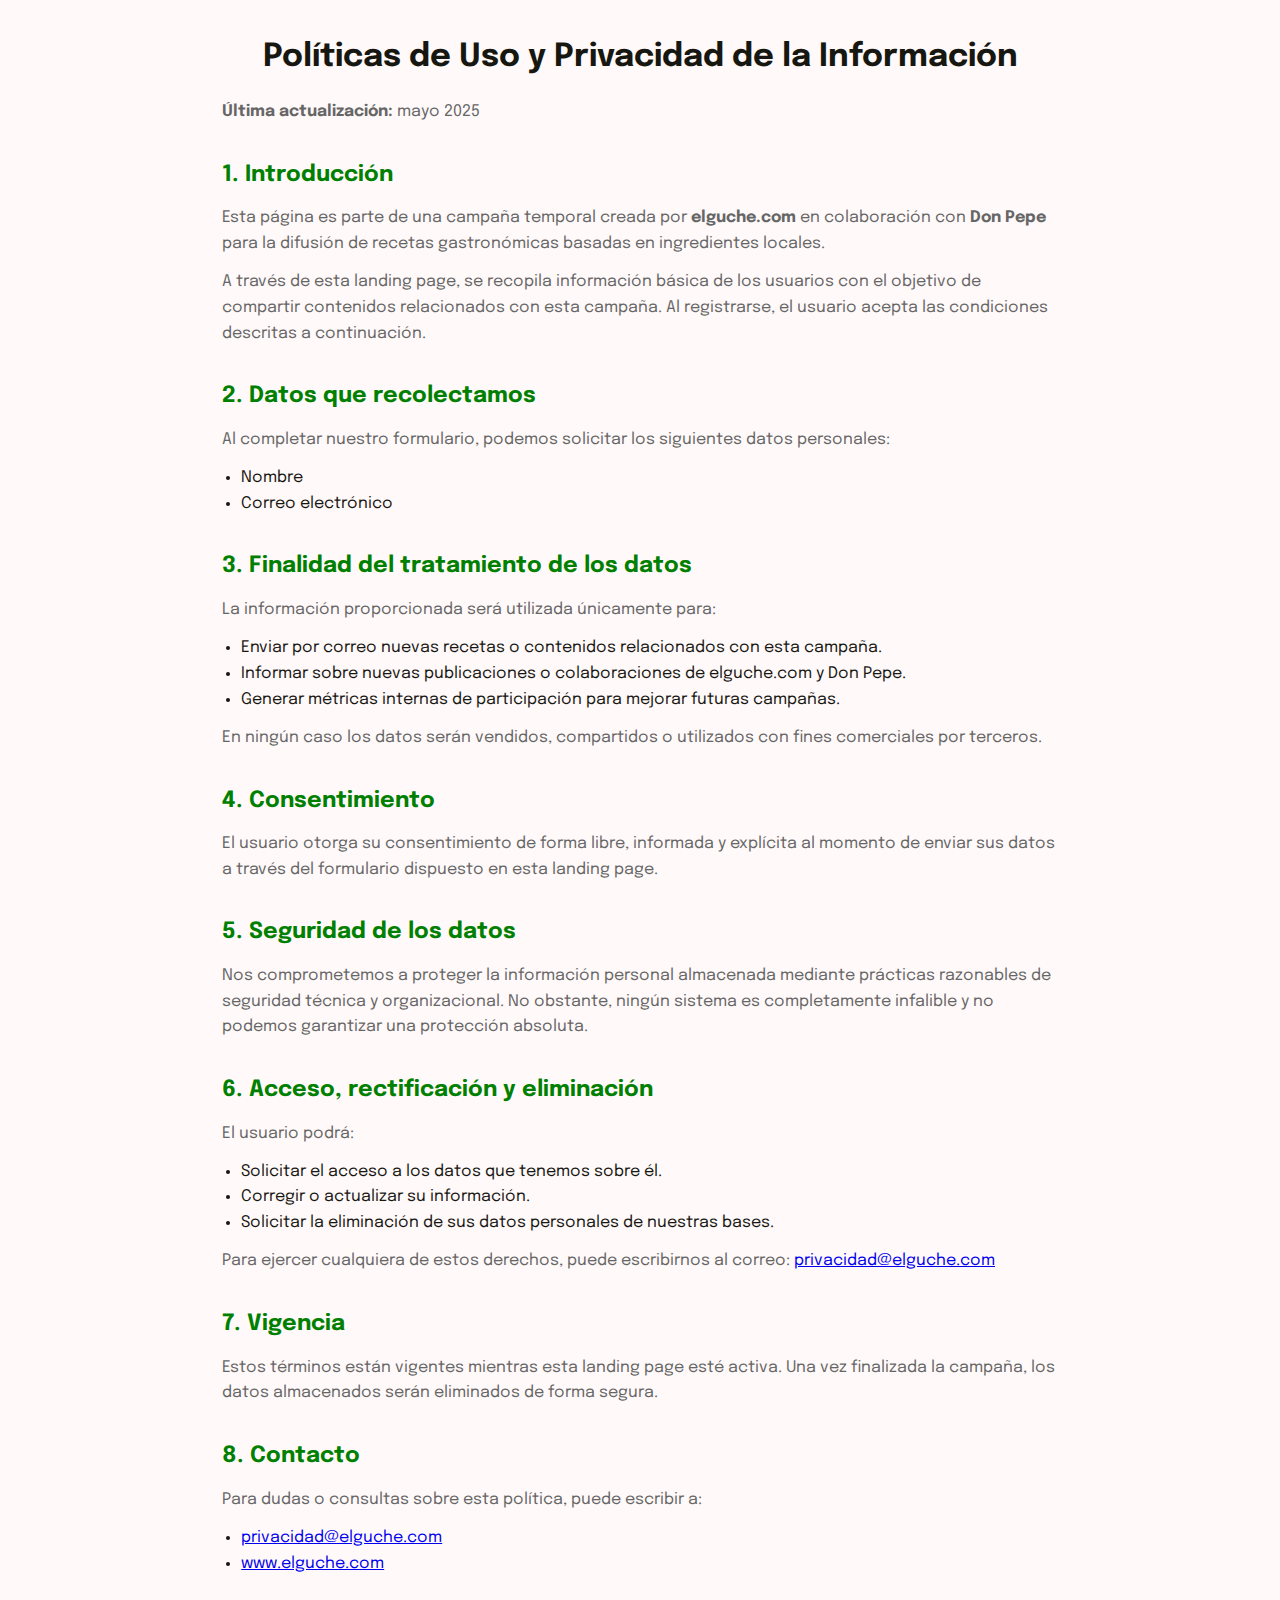
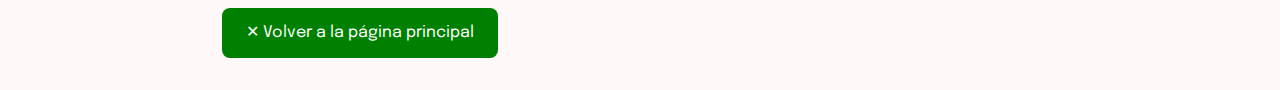
<file: politicas.html>
<!DOCTYPE html>
<html lang="es">

<head>
    <meta charset="UTF-8">
    <meta name="viewport" content="width=device-width, initial-scale=1">
    <title>Políticas de Uso y Privacidad | El Guche</title>
    <link rel="stylesheet" href="/styles.css" />
    <link rel="stylesheet" href="/politicas.css" />
</head>

<body>

    <h1>Políticas de Uso y Privacidad de la Información</h1>
    <p><strong>Última actualización:</strong> mayo 2025</p>

    <h2>1. Introducción</h2>
    <p>Esta página es parte de una campaña temporal creada por <strong>elguche.com</strong> en colaboración con
        <strong>Don Pepe</strong> para la difusión de recetas gastronómicas basadas en ingredientes locales.
    </p>
    <p>A través de esta landing page, se recopila información básica de los usuarios con el objetivo de compartir
        contenidos relacionados con esta campaña. Al registrarse, el usuario acepta las condiciones descritas a
        continuación.</p>

    <h2>2. Datos que recolectamos</h2>
    <p>Al completar nuestro formulario, podemos solicitar los siguientes datos personales:</p>
    <ul>
        <li>Nombre</li>
        <li>Correo electrónico</li>
    </ul>

    <h2>3. Finalidad del tratamiento de los datos</h2>
    <p>La información proporcionada será utilizada únicamente para:</p>
    <ul>
        <li>Enviar por correo nuevas recetas o contenidos relacionados con esta campaña.</li>
        <li>Informar sobre nuevas publicaciones o colaboraciones de elguche.com y Don Pepe.</li>
        <li>Generar métricas internas de participación para mejorar futuras campañas.</li>
    </ul>
    <p>En ningún caso los datos serán vendidos, compartidos o utilizados con fines comerciales por terceros.</p>

    <h2>4. Consentimiento</h2>
    <p>El usuario otorga su consentimiento de forma libre, informada y explícita al momento de enviar sus datos a través
        del formulario dispuesto en esta landing page.</p>

    <h2>5. Seguridad de los datos</h2>
    <p>Nos comprometemos a proteger la información personal almacenada mediante prácticas razonables de seguridad
        técnica y organizacional. No obstante, ningún sistema es completamente infalible y no podemos garantizar una
        protección absoluta.</p>

    <h2>6. Acceso, rectificación y eliminación</h2>
    <p>El usuario podrá:</p>
    <ul>
        <li>Solicitar el acceso a los datos que tenemos sobre él.</li>
        <li>Corregir o actualizar su información.</li>
        <li>Solicitar la eliminación de sus datos personales de nuestras bases.</li>
    </ul>
    <p>Para ejercer cualquiera de estos derechos, puede escribirnos al correo: <a
            href="mailto:privacidad@elguche.com">privacidad@elguche.com</a></p>

    <h2>7. Vigencia</h2>
    <p>Estos términos están vigentes mientras esta landing page esté activa. Una vez finalizada la campaña, los datos
        almacenados serán eliminados de forma segura.</p>

    <h2>8. Contacto</h2>
    <p>Para dudas o consultas sobre esta política, puede escribir a:</p>
    <ul>
        <li><a href="mailto:privacidad@elguche.com">privacidad@elguche.com</a></li>
        <li><a href="https://www.elguche.com" target="_blank">www.elguche.com</a></li>
    </ul>

    <a href="index.html" class="btn-cerrar">✕ Volver a la página principal</a>

</body>

</html>
</file>
<file: styles.css>
/* Tipografía */
@import url('https://fonts.googleapis.com/css2?family=Epilogue:wght@400;600;700&display=swap');

:root {
    --amarillo-primario: #F5D161;
    --amarillo-hover: #F4C542;
    --amarillo-activo: #D09900;
    --amarillo-suave: #FBE9B5;
    --negro: #171712;
    --gris-oscuro: #666666;
    --cafe-verdoso: #8A8061;
    --blanco: #FFF9F9;
    --gris-claro: #F5F2F0;
    --rojo: #FF0000;
    --rojo-oscuro: #7F1D06;
    --verde-esmeralda: #4CAF50;
    --verde-oscuro: #008000;

    --swiper-pagination-color: #F5F2F0;
    --swiper-navigation-color: #F5F2F0;
}

* {
    margin: 0;
    padding: 0;
    box-sizing: border-box;
}

body {
    font-family: 'Epilogue', sans-serif;
    background-color: var(--blanco);
    color: var(--negro);
    line-height: 1.6;
}

/* Estilos de navegación */
.navbar {
    position: fixed;
    top: 0;
    width: 100%;
    background-color: var(--blanco);
    border-bottom: 1px solid var(--gris-claro);
    z-index: 999;
}

.navbar-container {
    max-width: 1200px;
    margin: auto;
    display: flex;
    justify-content: space-between;
    align-items: center;
    padding: 0.75rem 2rem;
}

.logo {
    font-weight: 700;
    font-size: 1.2rem;
    color: var(--negro);
}

.menu-toggle,
.menu-close {
    font-size: 1.8rem;
    background: none;
    border: none;
    cursor: pointer;
    color: var(--negro);
    display: none;
}

.nav-links {
    display: block;
}

.nav-links ul {
    flex-direction: row;
    align-items: center;
}

.nav-links ul,
.mobile-menu ul {
    list-style: none;
    padding: 0;
    margin: 0;
    display: flex;
    flex-direction: row;
    gap: 0.5rem;
}

.nav-links a,
.mobile-menu a {
    text-decoration: none;
    color: var(--negro);
    font-weight: 600;
    transition: color 0.3s;
}

.nav-links a.active,
.mobile-menu a.active {
    font-weight: bold;
    border-bottom: 2px solid var(--rojo-oscuro);
}

.btn {
    padding: 0.5rem 0.5rem;
    border-radius: 4px;
    font-weight: bold;
    color: var(--negro);
    border: none;
    transition: background 0.3s;
}

.btn:hover {
    background-color: var(--amarillo-hover);
}

.btn:active {
    background-color: var(--amarillo-activo);
    color: var(--blanco);
}

.btn-suscribirse {
    background-color: var(--amarillo-primario);
}

/* Menú móvil - pantalla completa y elementos centrados */
.mobile-menu {
    position: fixed;
    top: 0;
    left: 0;
    background-color: var(--amarillo-suave);
    width: 100%;
    height: 100vh;
    padding: 1.5rem 1rem;
    display: flex;
    flex-direction: column;
    align-items: center;
    /* Centrado horizontal */
    justify-content: center;
    /* Centrado vertical */
    gap: 1.5rem;
    z-index: 1000;
}

/* Lista de enlaces en columna, centrados */
.mobile-menu ul {
    display: flex;
    flex-direction: column;
    align-items: center;
    width: 100%;
    gap: 1rem;
}

/* Botones de menú móvil */
.mobile-menu a {
    display: block;
    width: 300px;
    max-width: 300px;
    padding: 0.75rem 1rem;
    text-align: center;
    background-color: var(--amarillo-primario);
    border-radius: 12px;
    font-weight: bold;
    font-size: 1rem;
    color: var(--negro);
    text-decoration: none;
    transition: background-color 0.3s;
}

/* Hover de botones */
.mobile-menu a:hover {
    background-color: var(--amarillo-hover);
}

.mobile-menu a:active {
    background-color: var(--amarillo-activo);
    color: var(--blanco);
}

/* Botón cerrar menú alineado arriba a la derecha */
.menu-close {
    position: absolute;
    top: 1rem;
    right: 2rem;
    font-size: 2rem;
    background: none;
    border: none;
    cursor: pointer;
    color: var(--negro);
}

/* Título centrado dentro del menú móvil */
.mobile-menu .logo {
    font-weight: 700;
    font-size: 1.5rem;
    color: var(--negro);
    margin-bottom: 1.5rem;
}

.oculto {
    display: none !important;
}


/*Secciones*/
.section {
    padding: 2rem 1rem;
    max-width: 900px;
    margin: auto;
}

.section h2 {
    font-size: 2rem;
    color: var(--negro);
    margin-bottom: 1rem;
    border-bottom: 2px solid var(--amarillo-activo);
    display: inline-block;
    font-weight: 700;
    line-height: 28px;
}

.section p {
    font-weight: 400;
    line-height: 28px;
    margin-bottom: 1rem;
}

/*Intro*/
.hero {
    position: relative;
    height: 100vh;
    width: 100%;
    overflow: hidden;
}

.hero-image {
    position: relative;
    width: 100%;
    height: 100%;
}

.hero-image img {
    width: 100%;
    height: 100%;
    object-fit: cover;
    object-position: center;
}

.hero-content {
    position: absolute;
    bottom: 5rem;
    left: 2rem;
    color: var(--blanco);
    text-shadow: 1px 1px 4px rgba(0, 0, 0, 0.6);
}

.hero-content h1 {
    font-size: 3rem;
    font-weight: 700;
    background: rgb(127, 29, 6, 0.7) repeat-y fixed;
    border-radius: 12px;
    padding: 0 1rem;

}

.hero-content p {
    font-size: 1.25rem;
    margin-top: 0.5rem;
    background: rgb(127, 29, 6, 0.7) repeat-y fixed;
    border-radius: 12px;
    padding: 0 1rem;
}

.scroll-down {
    position: absolute;
    bottom: 1rem;
    left: 50%;
    transform: translateX(-50%);
    font-size: 2rem;
    color: var(--blanco);
    animation: bounce 2s infinite;
}

/* Fin Intro */

/* Estilos Historia */
.historia-content {
    display: flex;
    flex-wrap: wrap;
    align-items: center;
    justify-content: space-between;
    gap: 2rem;
    margin-top: 1rem;
}

.historia-texto {
    flex: 1 1 400px;
}

.historia-image {
    flex: 1 1 400px;
    text-align: center;
}

.historia-image img {
    max-width: 100%;
    height: auto;
    border-radius: 1rem;
}

/* Fin Historia */

/* Estilos Ingredientes */

.ingrediente-grupo {
    margin-top: 1.5rem;
}

.ingrediente-grupo h3 {
    font-size: 1.5rem;
    margin: 1rem;
    color: #333;
}

.ingredientes-grid {
    display: grid;
    grid-template-columns: repeat(auto-fit, minmax(140px, 1fr));
    gap: 1.5rem;
    justify-items: center;
}

.ingrediente {
    display: flex;
    flex-direction: column;
    align-items: center;
}

.ingrediente img {
    width: 150px;
    height: 100px;
    object-fit: cover;
    border-radius: 1rem;
    box-shadow: 0 4px 10px rgba(0, 0, 0, 0.15);
    transition: transform 0.3s ease;
}

.ingrediente img:hover {
    transform: scale(1.05);
}

.ingrediente p {
    margin-top: 0.5rem;
    font-weight: 500;
    font-size: 0.95rem;
}

/* Fin Ingredientes */

/* Estilos Preparación */
.paso {
    margin-bottom: 3rem;
    margin-top: 1rem;
}

.paso h3 {
    font-size: 1.3rem;
    margin-bottom: 1rem;
    color: #333;
}

.paso ol {
    margin-left: 1.5rem;
    text-align: left;
}

.paso ol li {
    margin-bottom: 0.5rem;
    font-size: 1rem;
    line-height: 1.6;
}

.paso-imagenes {
    display: flex;
    flex-wrap: wrap;
    gap: 1rem;
    margin: 2rem 0;
    justify-content: center;
}

.paso-imagenes img {
    width: 100%;
    max-width: 278px;
    border-radius: 1rem;
    object-fit: cover;
    box-shadow: 0 3px 8px rgba(0, 0, 0, 0.15);
    transition: transform 0.3s;
}

.paso-imagenes img:hover {
    transform: scale(1.03);
}

.notas {
    background-color: #fefbe8;
    padding: 1rem;
    border-left: 4px solid var(--amarillo-hover);
    margin-top: 2rem;
}

.notas h4 {
    margin-bottom: 0.5rem;
    font-size: 1.1rem;
    color: var(--rojo-oscuro);
}

/* Fin Preparación */


/* Estilos Galería */
.galeria-swiper {
    width: 100%;
    padding: 1rem 0;
}

.swiper-slide img {
    width: 500px;
    height: 300px;
    max-width: 100%;
    border-radius: 1rem;
    object-fit: cover;
    box-shadow: 0 3px 10px rgba(0, 0, 0, 0.15);
}

/* Fin Galería */

/* Estilos Suscripción CTA */

.suscripcion {
    justify-content: center;
    align-items: center;
    display: flex;
    flex-direction: column;
    border: 1px solid var(--gris-claro);
    border-radius: 1rem;
    box-shadow: 0 4px 10px rgba(0, 0, 0, 0.1);
}

form {
    display: flex;
    flex-direction: column;
    gap: 0.5rem;
}

input[type="text"],
input[type="email"] {
    padding: 0.75rem;
    font-size: 1rem;
    font-weight: 400;
    border: 1px solid var(--cafe-verdoso);
    border-radius: 1rem;
    background-color: var(--gris-claro);
    color: var(--negro);
    width: 100%;
}

input[type="text"]:focus,
input[type="email"]:focus {
    outline: none;
    box-shadow: 0 0 5px rgba(138, 128, 97, 0.5);
    color: var(--negro);
}

input[type="checkbox"] {
    width: 1.2rem;
    height: 1.2rem;
    margin-right: 0.5rem;
    cursor: pointer;
}

label {
    font-size: 0.9rem;
    display: flex;
    align-items: center;
    gap: 0.5rem;
    color: var(--negro);
    margin-top: 0.7rem;
}

button[type="submit"] {
    padding: 0.75rem 1.5rem;
    background-color: var(--amarillo-primario);
    color: var(--negro);
    border: none;
    font-weight: bold;
    border-radius: 1rem;
    cursor: pointer;
    font-size: 1rem;
    transition: background 0.3s;
}

button[type="submit"]:hover {
    background-color: var(--amarillo-hover);
}

button[type="submit"]:active {
    background-color: var(--amarillo-activo);
    color: var(--blanco);
}

.modal-overlay {
  position: fixed;
  top: 0;
  left: 0;
  width: 100%;
  height: 100%;
  background: rgba(0, 0, 0, 0.6);
  display: flex;
  justify-content: center;
  align-items: center;
  z-index: 999;
  transition: opacity 0.3s ease;
}

.modal-overlay.oculto {
  opacity: 0;
  pointer-events: none;
}

.modal-content {
  background: white;
  padding: 2rem;
  border-radius: 1rem;
  text-align: center;
  max-width: 90%;
  width: 320px;
  box-shadow: 0 0 20px rgba(0,0,0,0.2);
  animation: fadeInUp 0.4s ease;
  position: relative;
}

.icono-check {
  font-size: 3rem;
  color: var(--verde-esmeralda);
  margin-bottom: 1rem;
  background: #e8f5e9;
  border-radius: 50%;
  width: 70px;
  height: 70px;
  line-height: 70px;
  margin-left: auto;
  margin-right: auto;
}
/* Fin Suscripción CTA*/

.oculto {
    display: none;
}

/* Estilos Footer */
footer {
  background-color: var(--gris-claro);
  padding: 2rem 1rem;
  text-align: center;
  color: var(--gris-oscuro);
  margin-top: 4rem;
  font-size: 0.95rem;
}

footer a {
  color: var(--gris-oscuro);
  text-decoration: none;
  font-weight: 600;
}

.footer-social {
  display: flex;
  justify-content: center;
  flex-wrap: wrap;
  gap: 0.5rem;
  margin: 2rem 0;
}

.social-block {
  display: flex;
  flex-direction: column;
  align-items: center;
  margin: 0 1.5rem;
}

.brand-icon {
  width: 50px;
  height: auto;
  margin-bottom: 0.3rem;
}

.social-block p {
  margin: 0.5rem 0;
  font-weight: bold;
}

.social-icons {
  display: flex;
  gap: 1rem;
  margin-top: 0.5rem;
}

.social-icons img {
  width: 28px;
  height: auto;
  transition: transform 0.2s;
}

.social-icons img:hover {
  transform: scale(1.15);
}
/* Fin Footer */

@media (max-width: 600px) {
  .footer-social {
    flex-direction: column;
    align-items: center;
  }
}

@media (max-width: 768px) {

    .navbar-container {
        display: grid;
        grid-template-columns: auto 1fr auto;
        /* Define tres columnas: auto para logo, 1fr para espacio central, auto para menú */
        align-items: center;
        /* Centra verticalmente los elementos */
        padding: 10px 20px;
        /* Añade un poco de espacio alrededor */
    }

    .logo {
        justify-self: center;
        /* Centra el logo dentro de su celda de la cuadrícula */
    }

    .menu-toggle {
        /* Estilos para el botón de menú hamburguesa */
        font-size: 1.5em;
        cursor: pointer;
        border: none;
        background: none;
        justify-self: end;
        /* Alinea el botón al final de su celda */
    }


    /*Menu*/
    .menu-toggle,
    .mobile-menu,
    .menu-close {
        display: block;
    }

    .nav-links {
        display: none;
    }

    .nav-links ul {
        flex-direction: row;
        align-items: center;
    }

    .section h2 {
        font-size: 2rem;
    }

    .hero-content {
        left: 1rem;
        right: 1rem;
    }

    .hero-content h1 {
        font-size: 2.5rem;
        line-height: 3rem;
    }

    .historia-content {
        display: block;
    }

    .historia-texto,
    .historia-image {
        text-align: center;
    }

    .historia-texto p {
        text-align: justify;
    }

    .paso-imagenes img {
        max-width: 300px;
    }
}

/* Animaciones */
@keyframes fadeIn {
    0% {
        opacity: 0;
    }

    100% {
        opacity: 1;
    }
}

@keyframes fadeInUp {
  from {
    opacity: 0;
    transform: translateY(30px);
  }
  to {
    opacity: 1;
    transform: translateY(0);
  }
}

@keyframes fadeInDown {
    0% {
        opacity: 0;
        transform: translateY(-20px);
    }

    100% {
        opacity: 1;
        transform: translateY(0);
    }
}

@keyframes fadeInLeft {
    0% {
        opacity: 0;
        transform: translateX(-20px);
    }

    100% {
        opacity: 1;
        transform: translateX(0);
    }
}

@keyframes fadeOutUp {
    0% {
        opacity: 1;
        transform: translateY(0);
    }

    100% {
        opacity: 0;
        transform: translateY(-20px);
        /* Adjust the value as needed */
    }
}

/* Clase para aplicar la animación */
.mobile-menu.animar-entrada {
    animation: fadeInDown 0.3s ease-out forwards;
}

.mobile-menu.animar-salida {
    animation: fadeOutUp 0.3s ease-out forwards;
}

/* Animación para la flecha */
@keyframes bounce {

    0%,
    100% {
        transform: translateX(-50%) translateY(0);
    }

    50% {
        transform: translateX(-50%) translateY(10px);
    }
}
</file>
<file: Landing Page Proyecto Gastronómico Turrialba/styles.css>
/* Tipografía */
@import url('https://fonts.googleapis.com/css2?family=Epilogue:wght@400;600;700&display=swap');

:root {
    --amarillo-primario: #F5D161;
    --amarillo-hover: #F4C542;
    --amarillo-activo: #D09900;
    --amarillo-suave: #FBE9B5;
    --negro: #171712;
    --gris-oscuro: #666666;
    --cafe-verdoso: #8A8061;
    --blanco: #FFF9F9;
    --gris-claro: #F5F2F0;
    --rojo: #FF0000;
    --rojo-oscuro: #7F1D06;
    --verde-esmeralda: #4CAF50;
    --verde-oscuro: #008000;

    --swiper-pagination-color: #F5F2F0;
    --swiper-navigation-color: #F5F2F0;
}

* {
    margin: 0;
    padding: 0;
    box-sizing: border-box;
}

body {
    font-family: 'Epilogue', sans-serif;
    background-color: var(--blanco);
    color: var(--negro);
    line-height: 1.6;
}

/* Estilos de navegación */
.navbar {
    position: fixed;
    top: 0;
    width: 100%;
    background-color: var(--blanco);
    border-bottom: 1px solid var(--gris-claro);
    z-index: 999;
}

.navbar-container {
    max-width: 1200px;
    margin: auto;
    display: flex;
    justify-content: space-between;
    align-items: center;
    padding: 0.75rem 2rem;
}

.logo {
    font-weight: 700;
    font-size: 1.2rem;
    color: var(--negro);
}

.menu-toggle,
.menu-close {
    font-size: 1.8rem;
    background: none;
    border: none;
    cursor: pointer;
    color: var(--negro);
    display: none;
}

.nav-links {
    display: block;
}

.nav-links ul {
    flex-direction: row;
    align-items: center;
}

.nav-links ul,
.mobile-menu ul {
    list-style: none;
    padding: 0;
    margin: 0;
    display: flex;
    flex-direction: row;
    gap: 0.5rem;
}

.nav-links a,
.mobile-menu a {
    text-decoration: none;
    color: var(--negro);
    font-weight: 600;
    transition: color 0.3s;
}

.nav-links a.active,
.mobile-menu a.active {
    font-weight: bold;
    border-bottom: 2px solid var(--rojo-oscuro);
}

.btn {
    padding: 0.5rem 0.5rem;
    border-radius: 4px;
    font-weight: bold;
    color: var(--negro);
    border: none;
    transition: background 0.3s;
}

.btn:hover {
    background-color: var(--amarillo-hover);
}

.btn:active {
    background-color: var(--amarillo-activo);
    color: var(--blanco);
}

.btn-suscribirse {
    background-color: var(--amarillo-primario);
}

/* Menú móvil - pantalla completa y elementos centrados */
.mobile-menu {
    position: fixed;
    top: 0;
    left: 0;
    background-color: var(--amarillo-suave);
    width: 100%;
    height: 100vh;
    padding: 1.5rem 1rem;
    display: flex;
    flex-direction: column;
    align-items: center;
    /* Centrado horizontal */
    justify-content: center;
    /* Centrado vertical */
    gap: 1.5rem;
    z-index: 1000;
}

/* Lista de enlaces en columna, centrados */
.mobile-menu ul {
    display: flex;
    flex-direction: column;
    align-items: center;
    width: 100%;
    gap: 1rem;
}

/* Botones de menú móvil */
.mobile-menu a {
    display: block;
    width: 300px;
    max-width: 300px;
    padding: 0.75rem 1rem;
    text-align: center;
    background-color: var(--amarillo-primario);
    border-radius: 12px;
    font-weight: bold;
    font-size: 1rem;
    color: var(--negro);
    text-decoration: none;
    transition: background-color 0.3s;
}

/* Hover de botones */
.mobile-menu a:hover {
    background-color: var(--amarillo-hover);
}

.mobile-menu a:active {
    background-color: var(--amarillo-activo);
    color: var(--blanco);
}

/* Botón cerrar menú alineado arriba a la derecha */
.menu-close {
    position: absolute;
    top: 1rem;
    right: 2rem;
    font-size: 2rem;
    background: none;
    border: none;
    cursor: pointer;
    color: var(--negro);
}

/* Título centrado dentro del menú móvil */
.mobile-menu .logo {
    font-weight: 700;
    font-size: 1.5rem;
    color: var(--negro);
    margin-bottom: 1.5rem;
}

.oculto {
    display: none !important;
}


/*Secciones*/
.section {
    padding: 2rem 1rem;
    max-width: 900px;
    margin: auto;
}

.section h2 {
    font-size: 2rem;
    color: var(--negro);
    margin-bottom: 1rem;
    border-bottom: 2px solid var(--amarillo-activo);
    display: inline-block;
    font-weight: 700;
    line-height: 28px;
}

.section p {
    font-weight: 400;
    line-height: 28px;
    margin-bottom: 1rem;
}

/*Intro*/
.hero {
    position: relative;
    height: 100vh;
    width: 100%;
    overflow: hidden;
}

.hero-image {
    position: relative;
    width: 100%;
    height: 100%;
}

.hero-image img {
    width: 100%;
    height: 100%;
    object-fit: cover;
    object-position: center;
}

.hero-content {
    position: absolute;
    bottom: 5rem;
    left: 2rem;
    color: var(--blanco);
    text-shadow: 1px 1px 4px rgba(0, 0, 0, 0.6);
}

.hero-content h1 {
    font-size: 3rem;
    font-weight: 700;
    background: rgb(127, 29, 6, 0.7) repeat-y fixed;
    border-radius: 12px;
    padding: 0 1rem;

}

.hero-content p {
    font-size: 1.25rem;
    margin-top: 0.5rem;
    background: rgb(127, 29, 6, 0.7) repeat-y fixed;
    border-radius: 12px;
    padding: 0 1rem;
}

.scroll-down {
    position: absolute;
    bottom: 1rem;
    left: 50%;
    transform: translateX(-50%);
    font-size: 2rem;
    color: var(--blanco);
    animation: bounce 2s infinite;
}

/* Fin Intro */

/* Estilos Historia */
.historia-content {
    display: flex;
    flex-wrap: wrap;
    align-items: center;
    justify-content: space-between;
    gap: 2rem;
    margin-top: 1rem;
}

.historia-texto {
    flex: 1 1 400px;
}

.historia-image {
    flex: 1 1 400px;
    text-align: center;
}

.historia-image img {
    max-width: 100%;
    height: auto;
    border-radius: 1rem;
}

/* Fin Historia */

/* Estilos Ingredientes */

.ingrediente-grupo {
    margin-top: 1.5rem;
}

.ingrediente-grupo h3 {
    font-size: 1.5rem;
    margin: 1rem;
    color: #333;
}

.ingredientes-grid {
    display: grid;
    grid-template-columns: repeat(auto-fit, minmax(140px, 1fr));
    gap: 1.5rem;
    justify-items: center;
}

.ingrediente {
    display: flex;
    flex-direction: column;
    align-items: center;
}

.ingrediente img {
    width: 150px;
    height: 100px;
    object-fit: cover;
    border-radius: 1rem;
    box-shadow: 0 4px 10px rgba(0, 0, 0, 0.15);
    transition: transform 0.3s ease;
}

.ingrediente img:hover {
    transform: scale(1.05);
}

.ingrediente p {
    margin-top: 0.5rem;
    font-weight: 500;
    font-size: 0.95rem;
}

/* Fin Ingredientes */

/* Estilos Preparación */
.paso {
    margin-bottom: 3rem;
    margin-top: 1rem;
}

.paso h3 {
    font-size: 1.3rem;
    margin-bottom: 1rem;
    color: #333;
}

.paso ol {
    margin-left: 1.5rem;
    text-align: left;
}

.paso ol li {
    margin-bottom: 0.5rem;
    font-size: 1rem;
    line-height: 1.6;
}

.paso-imagenes {
    display: flex;
    flex-wrap: wrap;
    gap: 1rem;
    margin: 2rem 0;
    justify-content: center;
}

.paso-imagenes img {
    width: 100%;
    max-width: 278px;
    border-radius: 1rem;
    object-fit: cover;
    box-shadow: 0 3px 8px rgba(0, 0, 0, 0.15);
    transition: transform 0.3s;
}

.paso-imagenes img:hover {
    transform: scale(1.03);
}

.notas {
    background-color: #fefbe8;
    padding: 1rem;
    border-left: 4px solid var(--amarillo-hover);
    margin-top: 2rem;
}

.notas h4 {
    margin-bottom: 0.5rem;
    font-size: 1.1rem;
    color: var(--rojo-oscuro);
}

/* Fin Preparación */


/* Estilos Galería */
.galeria-swiper {
    width: 100%;
    padding: 1rem 0;
}

.swiper-slide img {
    width: 500px;
    height: 300px;
    max-width: 100%;
    border-radius: 1rem;
    object-fit: cover;
    box-shadow: 0 3px 10px rgba(0, 0, 0, 0.15);
}

/* Fin Galería */

/* Estilos Suscripción CTA */

.suscripcion {
    justify-content: center;
    align-items: center;
    display: flex;
    flex-direction: column;
    border: 1px solid var(--gris-claro);
    border-radius: 1rem;
    box-shadow: 0 4px 10px rgba(0, 0, 0, 0.1);
}

form {
    display: flex;
    flex-direction: column;
    gap: 0.5rem;
}

input[type="text"],
input[type="email"] {
    padding: 0.75rem;
    font-size: 1rem;
    font-weight: 400;
    border: 1px solid var(--cafe-verdoso);
    border-radius: 1rem;
    background-color: var(--gris-claro);
    color: var(--negro);
    width: 100%;
}

input[type="text"]:focus,
input[type="email"]:focus {
    outline: none;
    box-shadow: 0 0 5px rgba(138, 128, 97, 0.5);
    color: var(--negro);
}

input[type="checkbox"] {
    width: 1.2rem;
    height: 1.2rem;
    margin-right: 0.5rem;
    cursor: pointer;
}

label {
    font-size: 0.9rem;
    display: flex;
    align-items: center;
    gap: 0.5rem;
    color: var(--negro);
    margin-top: 0.7rem;
}

button[type="submit"] {
    padding: 0.75rem 1.5rem;
    background-color: var(--amarillo-primario);
    color: var(--negro);
    border: none;
    font-weight: bold;
    border-radius: 1rem;
    cursor: pointer;
    font-size: 1rem;
    transition: background 0.3s;
}

button[type="submit"]:hover {
    background-color: var(--amarillo-hover);
}

button[type="submit"]:active {
    background-color: var(--amarillo-activo);
    color: var(--blanco);
}

.modal-overlay {
  position: fixed;
  top: 0;
  left: 0;
  width: 100%;
  height: 100%;
  background: rgba(0, 0, 0, 0.6);
  display: flex;
  justify-content: center;
  align-items: center;
  z-index: 999;
  transition: opacity 0.3s ease;
}

.modal-overlay.oculto {
  opacity: 0;
  pointer-events: none;
}

.modal-content {
  background: white;
  padding: 2rem;
  border-radius: 1rem;
  text-align: center;
  max-width: 90%;
  width: 320px;
  box-shadow: 0 0 20px rgba(0,0,0,0.2);
  animation: fadeInUp 0.4s ease;
  position: relative;
}

.icono-check {
  font-size: 3rem;
  color: var(--verde-esmeralda);
  margin-bottom: 1rem;
  background: #e8f5e9;
  border-radius: 50%;
  width: 70px;
  height: 70px;
  line-height: 70px;
  margin-left: auto;
  margin-right: auto;
}
/* Fin Suscripción CTA*/

.oculto {
    display: none;
}

/* Estilos Footer */
footer {
  background-color: var(--gris-claro);
  padding: 2rem 1rem;
  text-align: center;
  color: var(--gris-oscuro);
  margin-top: 4rem;
  font-size: 0.95rem;
}

footer a {
  color: var(--gris-oscuro);
  text-decoration: none;
  font-weight: 600;
}

.footer-social {
  display: flex;
  justify-content: center;
  flex-wrap: wrap;
  gap: 0.5rem;
  margin: 2rem 0;
}

.social-block {
  display: flex;
  flex-direction: column;
  align-items: center;
  margin: 0 1.5rem;
}

.brand-icon {
  width: 50px;
  height: auto;
  margin-bottom: 0.3rem;
}

.social-block p {
  margin: 0.5rem 0;
  font-weight: bold;
}

.social-icons {
  display: flex;
  gap: 1rem;
  margin-top: 0.5rem;
}

.social-icons img {
  width: 28px;
  height: auto;
  transition: transform 0.2s;
}

.social-icons img:hover {
  transform: scale(1.15);
}
/* Fin Footer */

@media (max-width: 600px) {
  .footer-social {
    flex-direction: column;
    align-items: center;
  }
}

@media (max-width: 768px) {

    .navbar-container {
        display: grid;
        grid-template-columns: auto 1fr auto;
        /* Define tres columnas: auto para logo, 1fr para espacio central, auto para menú */
        align-items: center;
        /* Centra verticalmente los elementos */
        padding: 10px 20px;
        /* Añade un poco de espacio alrededor */
    }

    .logo {
        justify-self: center;
        /* Centra el logo dentro de su celda de la cuadrícula */
    }

    .menu-toggle {
        /* Estilos para el botón de menú hamburguesa */
        font-size: 1.5em;
        cursor: pointer;
        border: none;
        background: none;
        justify-self: end;
        /* Alinea el botón al final de su celda */
    }


    /*Menu*/
    .menu-toggle,
    .mobile-menu,
    .menu-close {
        display: block;
    }

    .nav-links {
        display: none;
    }

    .nav-links ul {
        flex-direction: row;
        align-items: center;
    }

    .section h2 {
        font-size: 2rem;
    }

    .hero-content {
        left: 1rem;
        right: 1rem;
    }

    .hero-content h1 {
        font-size: 2.5rem;
        line-height: 3rem;
    }

    .historia-content {
        display: block;
    }

    .historia-texto,
    .historia-image {
        text-align: center;
    }

    .historia-texto p {
        text-align: justify;
    }

    .paso-imagenes img {
        max-width: 300px;
    }
}

/* Animaciones */
@keyframes fadeIn {
    0% {
        opacity: 0;
    }

    100% {
        opacity: 1;
    }
}

@keyframes fadeInUp {
  from {
    opacity: 0;
    transform: translateY(30px);
  }
  to {
    opacity: 1;
    transform: translateY(0);
  }
}

@keyframes fadeInDown {
    0% {
        opacity: 0;
        transform: translateY(-20px);
    }

    100% {
        opacity: 1;
        transform: translateY(0);
    }
}

@keyframes fadeInLeft {
    0% {
        opacity: 0;
        transform: translateX(-20px);
    }

    100% {
        opacity: 1;
        transform: translateX(0);
    }
}

@keyframes fadeOutUp {
    0% {
        opacity: 1;
        transform: translateY(0);
    }

    100% {
        opacity: 0;
        transform: translateY(-20px);
        /* Adjust the value as needed */
    }
}

/* Clase para aplicar la animación */
.mobile-menu.animar-entrada {
    animation: fadeInDown 0.3s ease-out forwards;
}

.mobile-menu.animar-salida {
    animation: fadeOutUp 0.3s ease-out forwards;
}

/* Animación para la flecha */
@keyframes bounce {

    0%,
    100% {
        transform: translateX(-50%) translateY(0);
    }

    50% {
        transform: translateX(-50%) translateY(10px);
    }
}
</file>
<file: politicas.css>
body {
    font-family: 'Epilogue', sans-serif;
      line-height: 1.6;
      background-color: var(--blanco);
      color: var(--negro);
      padding: 2rem;
      max-width: 900px;
      margin: 0 auto;
    }

    h1 {
      font-size: 2rem;
      margin-bottom: 1rem;
      text-align: center;
    }

    h2 {
      font-size: 1.4rem;
      margin-top: 2rem;
      color: var(--verde-oscuro);
    }

    p {
      margin: 0.8rem 0;
      color: var( --gris-oscuro);
    }

    ul {
      padding-left: 1.2rem;
    }

    .btn-cerrar {
      display: inline-block;
      margin-top: 2rem;
      background-color: var(--verde-oscuro);
      color: white;
      padding: 0.75rem 1.5rem;
      border: none;
      border-radius: 8px;
      font-size: 1rem;
      cursor: pointer;
      text-decoration: none;
      transition: background-color 0.3s ease;
    }

    .btn-cerrar:hover {
      background-color: #388e3c;
    }

    @media (max-width: 600px) {
      body {
        padding: 1rem;
      }
    }
</file>
